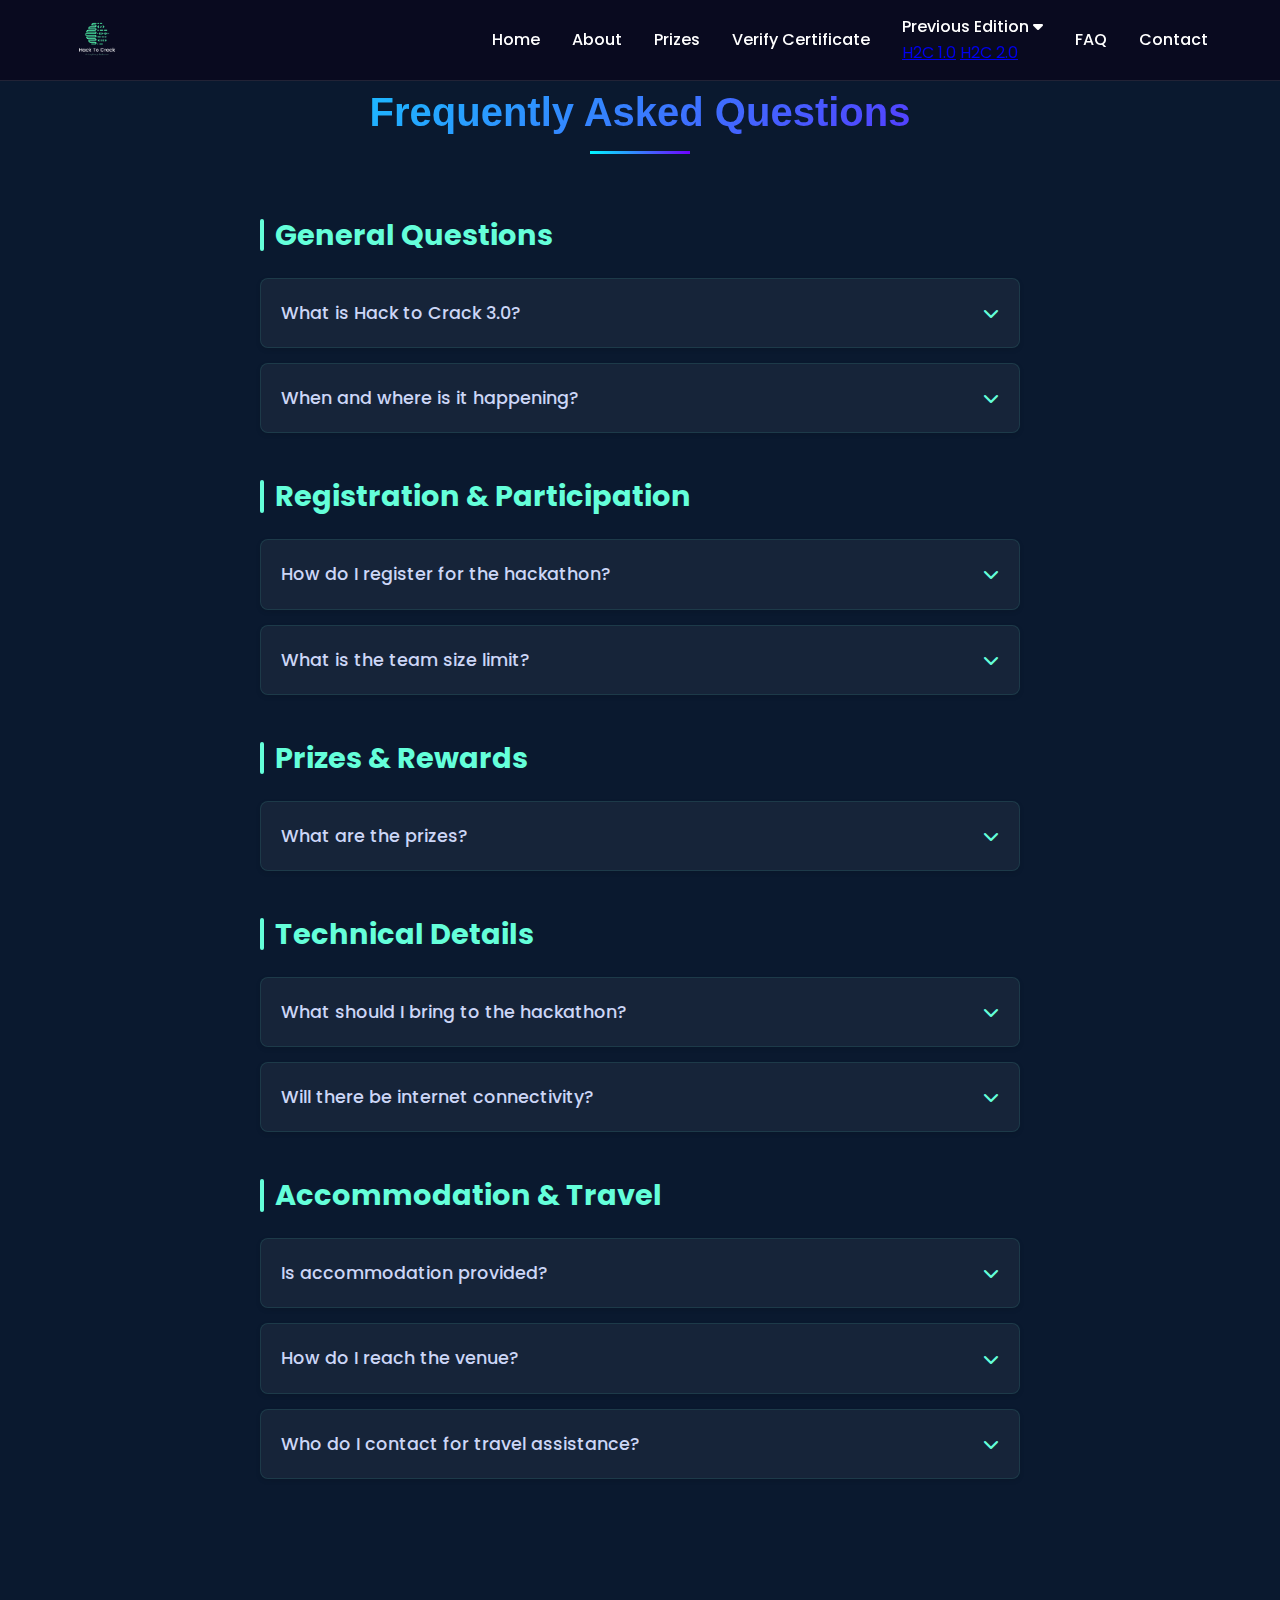
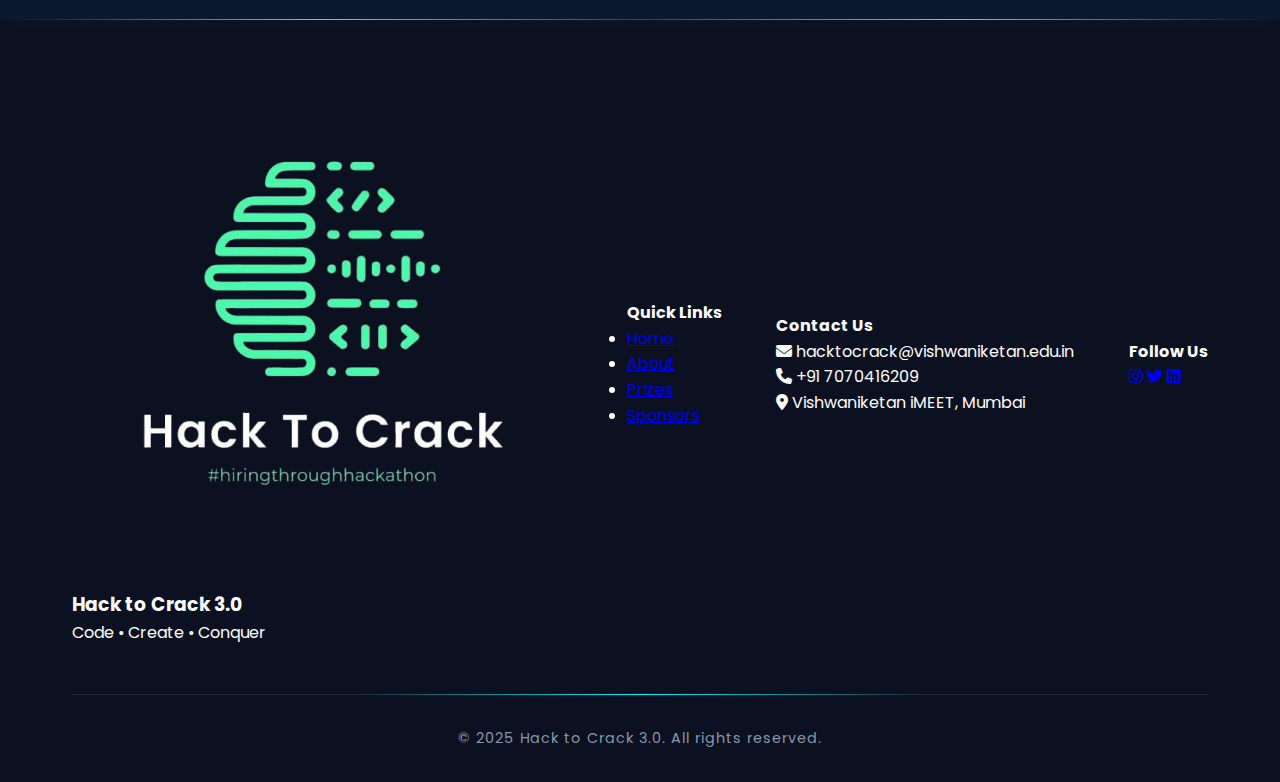
<file: faq.html>
<!DOCTYPE html>
<html lang="en">

<head>
    <meta charset="UTF-8">
    <meta name="viewport" content="width=device-width, initial-scale=1.0">
    <title>FAQ - Hack to Crack 3.0</title>
    <link rel="stylesheet" href="https://cdnjs.cloudflare.com/ajax/libs/font-awesome/6.4.0/css/all.min.css">
    <link href="https://fonts.googleapis.com/css2?family=Poppins:wght@300;400;500;600;700&display=swap"
        rel="stylesheet">
    <link rel="stylesheet" href="css/style.css">
    <link rel="stylesheet" href="css/faq.css">
</head>

<body>
    <!-- Reuse your existing navbar -->
    <nav class="navbar">
        <div class="container nav-container">
            <a href="/" class="nav-logo">
                <img src="images/logo-removebg-preview.png" alt="H2C Logo">
            </a>
            <div class="nav-menu">
                <a href="/" class="nav-link">Home</a>
                <a href="/#about" class="nav-link">About</a>
                <a href="/#prizes" class="nav-link">Prizes</a>
                <a href="/verify-certificate.html" class="nav-link">Verify Certificate</a>
                <div class="dropdown">
                    <a href="#" class="nav-link">Previous Edition <i class="fas fa-caret-down"></i></a>
                    <div class="dropdown-content">
                        <a href="/previous-edition.html">H2C 1.0</a>
                        <a href="/previous-edition-2.0.html">H2C 2.0</a>
                    </div>
                </div>
                <a href="/faq.html" class="nav-link">FAQ</a>
                <a href="/#contact" class="nav-link">Contact</a>
            </div>
            <button class="nav-toggle">
                <i class="fas fa-bars"></i>
            </button>
        </div>
    </nav>

    <section class="faq-section">
        <div class="container">
            <h1 class="section-title">Frequently Asked Questions</h1>

            <div class="faq-container">
                <div class="faq-category">
                    <h2>General Questions</h2>
                    <div class="faq-item">
                        <div class="faq-question">
                            <span>What is Hack to Crack 3.0?</span>
                            <i class="fas fa-chevron-down"></i>
                        </div>
                        <div class="faq-answer">
                            <p>Hack to Crack 3.0 is a 36-hour hackathon that brings together innovators to solve
                                real-world challenges. It features 400+ participants, international internship
                                opportunities, and exciting prizes worth 3 Lakhs.</p>
                        </div>
                    </div>

                    <div class="faq-item">
                        <div class="faq-question">
                            <span>When and where is it happening?</span>
                            <i class="fas fa-chevron-down"></i>
                        </div>
                        <div class="faq-answer">
                            <p>The hackathon will take place on March 17-18, 2026, at Vishwaniketan iMEET, Mumbai,
                                Maharashtra.</p>
                        </div>
                    </div>
                </div>

                <div class="faq-category">
                    <h2>Registration & Participation</h2>
                    <div class="faq-item">
                        <div class="faq-question">
                            <span>How do I register for the hackathon?</span>
                            <i class="fas fa-chevron-down"></i>
                        </div>
                        <div class="faq-answer">
                            <p>You can register through our official registration partner Unstop. Click on the "Register
                                Now" button on our homepage to start your registration process.</p>
                        </div>
                    </div>

                    <div class="faq-item">
                        <div class="faq-question">
                            <span>What is the team size limit?</span>
                            <i class="fas fa-chevron-down"></i>
                        </div>
                        <div class="faq-answer">
                            <p>Teams can have 2-4 members. Solo participation is not allowed.</p>
                        </div>
                    </div>
                </div>

                <div class="faq-category">
                    <h2>Prizes & Rewards</h2>
                    <div class="faq-item">
                        <div class="faq-question">
                            <span>What are the prizes?</span>
                            <i class="fas fa-chevron-down"></i>
                        </div>
                        <div class="faq-answer">
                            <p>The prize pool includes:
                            <ul>
                                <li>First Prize: ₹50,000 + International Internship Opportunity</li>
                                <li>Second Prize: ₹30,000 + Development Tools</li>
                                <li>Third Prize: ₹20,000</li>
                                <li>Special Category Awards: ₹5,000 each</li>
                            </ul>
                            </p>
                        </div>
                    </div>
                </div>

                <div class="faq-category">
                    <h2>Technical Details</h2>
                    <div class="faq-item">
                        <div class="faq-question">
                            <span>What should I bring to the hackathon?</span>
                            <i class="fas fa-chevron-down"></i>
                        </div>
                        <div class="faq-answer">
                            <p>Bring your laptop, charger, and any other devices you need for development. We'll provide
                                only breakfast, beverages, and a working space.</p>
                        </div>
                    </div>

                    <div class="faq-item">
                        <div class="faq-question">
                            <span>Will there be internet connectivity?</span>
                            <i class="fas fa-chevron-down"></i>
                        </div>
                        <div class="faq-answer">
                            <p>Yes, we will provide high-speed Wi-Fi connectivity throughout the event.</p>
                        </div>
                    </div>
                </div>

                <div class="faq-category">
                    <h2>Accommodation & Travel</h2>
                    <div class="faq-item">
                        <div class="faq-question">
                            <span>Is accommodation provided?</span>
                            <i class="fas fa-chevron-down"></i>
                        </div>
                        <div class="faq-answer">
                            <p>Yes, we provide accommodation for all participants from March 17th to March 18th, 2026.
                                This ensures you have comfortable lodging before, during, and after the hackathon.</p>
                        </div>
                    </div>

                    <div class="faq-item">
                        <div class="faq-question">
                            <span>How do I reach the venue?</span>
                            <i class="fas fa-chevron-down"></i>
                        </div>
                        <div class="faq-answer">
                            <p>We provide dedicated bus services from the following stations to the college and back:
                            </p>
                            <ul>
                                <li>Panvel Station</li>
                                <li>Karjat Station</li>
                                <li>Khopoli Station</li>
                                <li>Lonavala Station</li>
                                <li>Vashi Station</li>
                            </ul>
                            <p>Our student coordinators will assist you throughout your journey and help you locate the
                                pickup points.</p>
                        </div>
                    </div>

                    <div class="faq-item">
                        <div class="faq-question">
                            <span>Who do I contact for travel assistance?</span>
                            <i class="fas fa-chevron-down"></i>
                        </div>
                        <div class="faq-answer">
                            <p>Our dedicated student coordinators will be your point of contact for all travel-related
                                queries. They will:</p>
                            <ul>
                                <li>Guide you to the correct pickup points</li>
                                <li>Help coordinate your travel timings</li>
                                <li>Provide real-time updates about bus schedules</li>
                                <li>Assist you throughout your journey</li>
                            </ul>
                            <p>Contact details of coordinators will be shared after registration.</p>
                        </div>
                    </div>
                </div>
            </div>
        </div>
    </section>

    <footer class="footer">
        <div class="container">
            <div class="footer-content">
                <div class="footer-brand">
                    <img src="images/logo-removebg-preview.png" alt="Hack to Crack Logo" class="footer-logo-img">
                    <h3>Hack to Crack 3.0</h3>
                    <p>Code • Create • Conquer</p>
                </div>
                <div class="footer-links">
                    <h4>Quick Links</h4>
                    <ul>
                        <li><a href="index.html#home">Home</a></li>
                        <li><a href="index.html#about">About</a></li>
                        <li><a href="index.html#prizes">Prizes</a></li>
                        <li><a href="index.html#sponsors">Sponsors</a></li>
                    </ul>
                </div>
                <div class="footer-contact">
                    <h4>Contact Us</h4>
                    <p><i class="fas fa-envelope"></i> hacktocrack@vishwaniketan.edu.in</p>
                    <p><i class="fas fa-phone"></i> +91 7070416209</p>
                    <p><i class="fas fa-map-marker-alt"></i> Vishwaniketan iMEET, Mumbai</p>
                </div>
                <div class="footer-social">
                    <h4>Follow Us</h4>
                    <div class="social-icons">
                        <a href="https://www.instagram.com/hack_to_crack/"><i class="fab fa-instagram"></i></a>
                        <a href="https://twitter.com/hack_to_crack"><i class="fab fa-twitter"></i></a>
                        <a href="https://www.linkedin.com/company/hack-to-crack"><i class="fab fa-linkedin"></i></a>
                    </div>
                </div>
            </div>
            <div class="footer-bottom">
                <p>&copy; 2025 Hack to Crack 3.0. All rights reserved.</p>
            </div>
        </div>
    </footer>

    <script src="js/navbar-standalone.js"></script>
    <script>
        document.querySelectorAll('.faq-question').forEach(question => {
            question.addEventListener('click', () => {
                const item = question.parentElement;
                item.classList.toggle('active');
            });
        });
    </script>
</body>

</html>
</file>
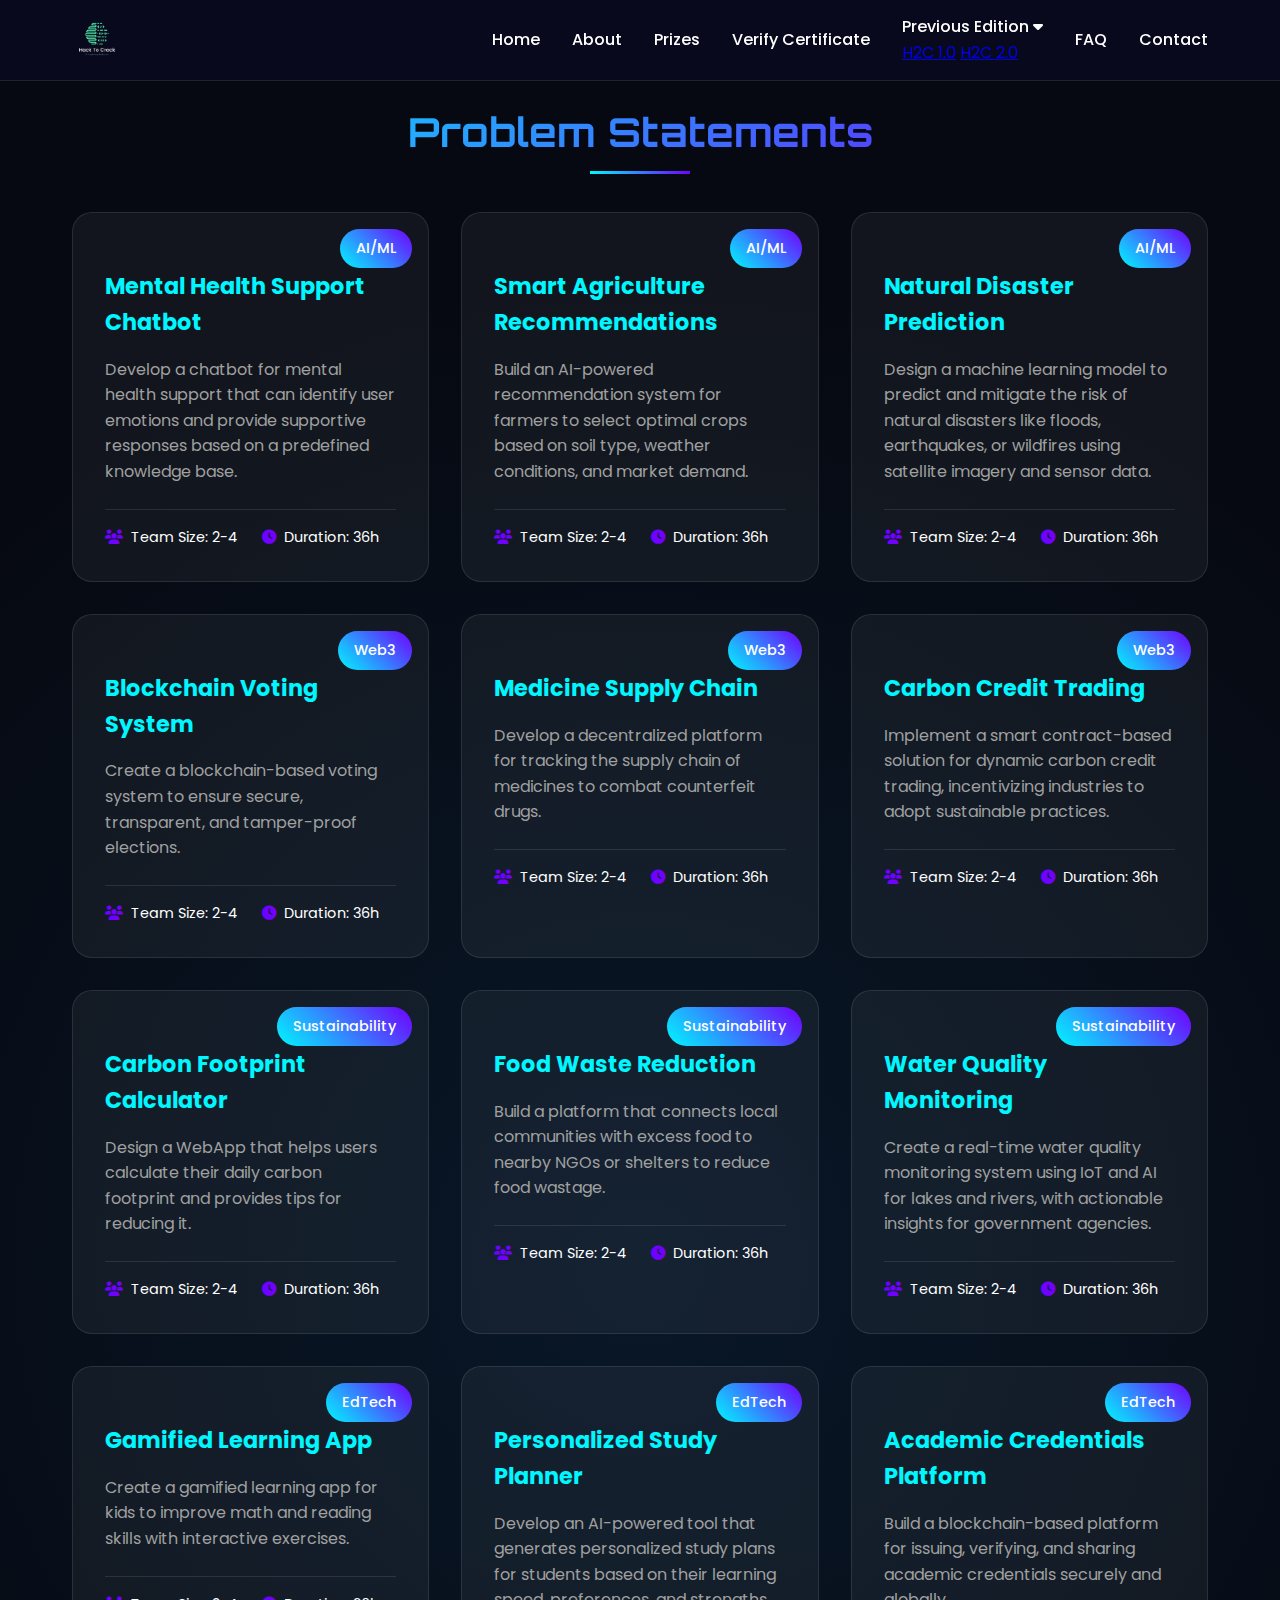
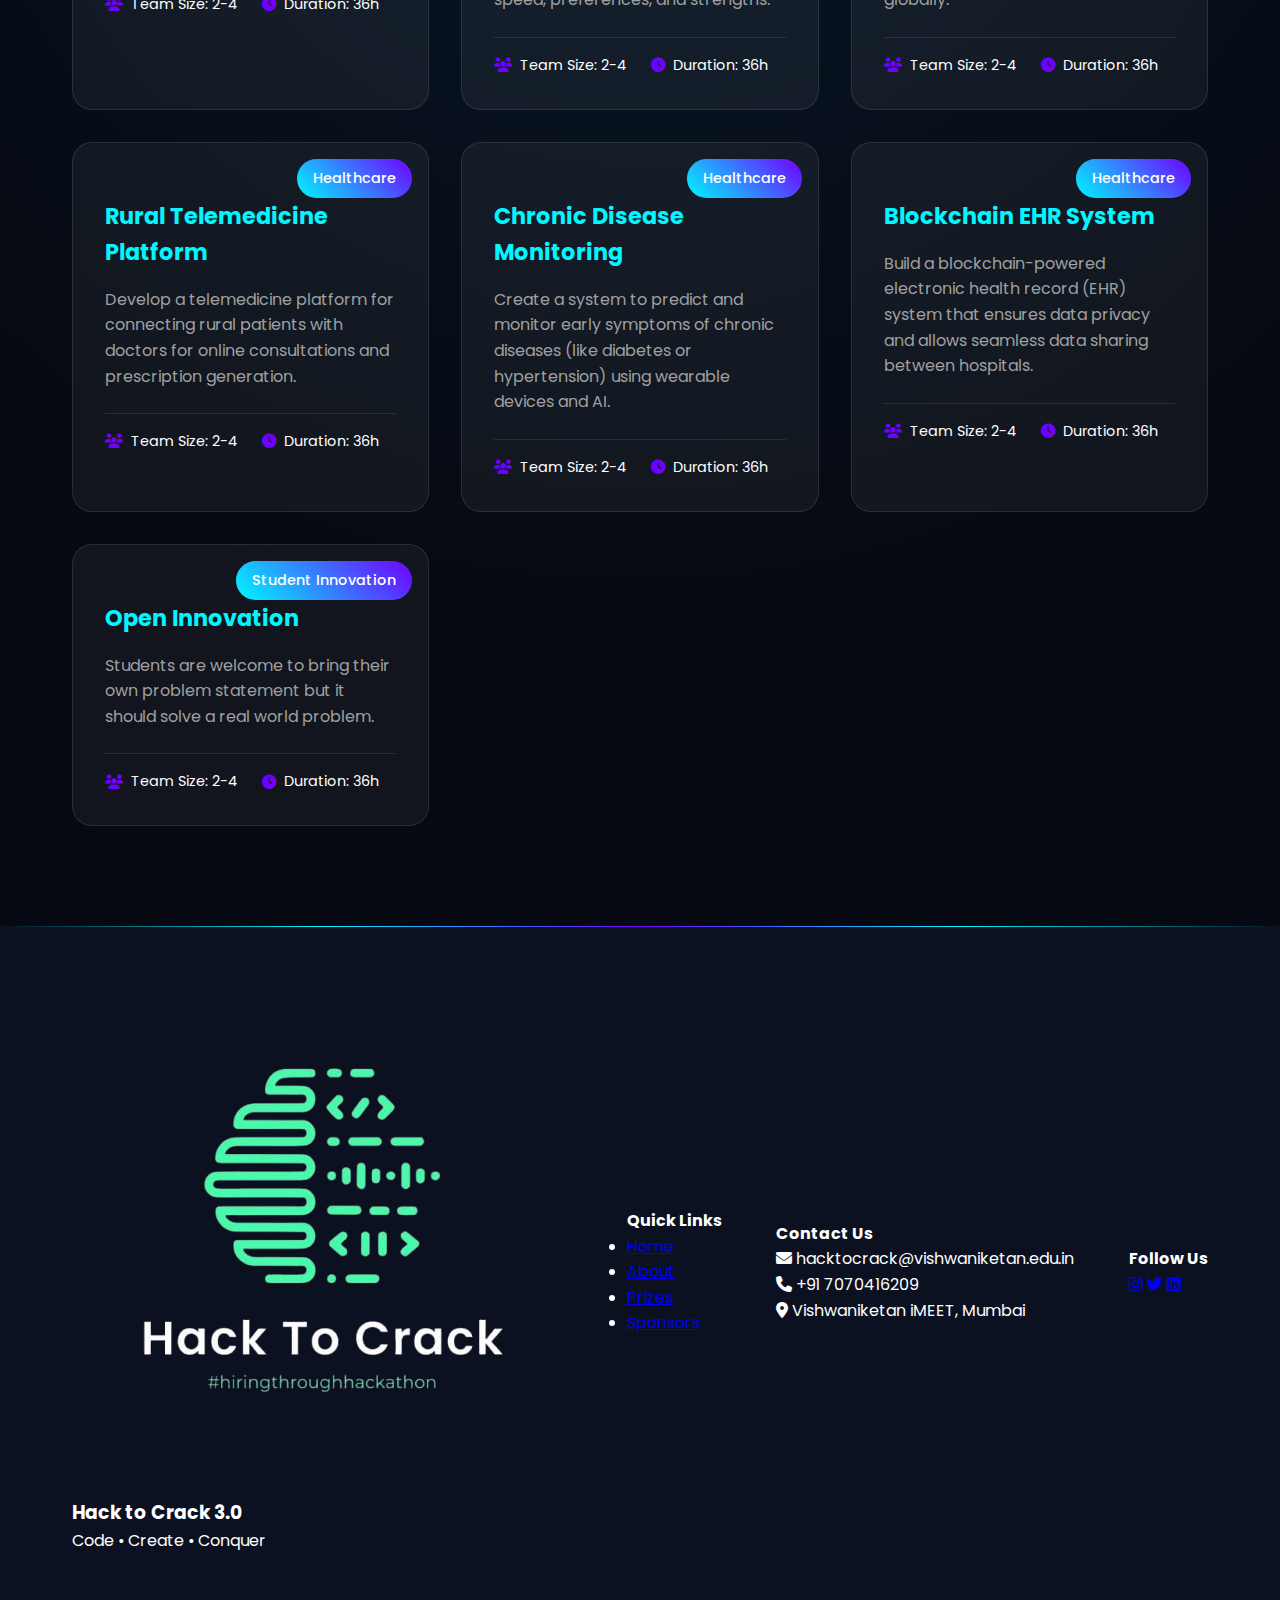
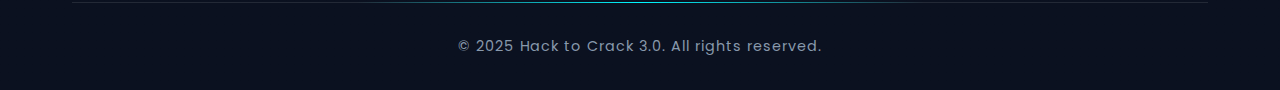
<file: problem-statements.html>
<!DOCTYPE html>
<html lang="en">

<head>
    <meta charset="UTF-8">
    <meta name="viewport" content="width=device-width, initial-scale=1.0">
    <title>Problem Statements - Hack to Crack 2.0</title>
    <link rel="stylesheet" href="https://cdnjs.cloudflare.com/ajax/libs/font-awesome/6.4.0/css/all.min.css">
    <link
        href="https://fonts.googleapis.com/css2?family=Poppins:wght@300;400;500;600;700&family=Orbitron:wght@400;500;600;700;800;900&display=swap"
        rel="stylesheet">
    <link rel="stylesheet" href="css/style.css">
    <link rel="stylesheet" href="css/animations.css">
    <script type="module" src="js/problem-statements.js"></script>
</head>
<!-- Google tag (gtag.js) -->
<script async src="https://www.googletagmanager.com/gtag/js?id=G-SN5WQZT2T4"></script>
<script>
    window.dataLayer = window.dataLayer || [];
    function gtag() { dataLayer.push(arguments); }
    gtag('js', new Date());

    gtag('config', 'G-SN5WQZT2T4');
</script>

<body>
    <!-- Navigation Bar -->
    <nav class="navbar">
        <div class="container nav-container">
            <a href="index.html" class="nav-logo">
                <img src="images/logo-removebg-preview.png" alt="H2C Logo">
            </a>
            <div class="nav-menu">
                <a href="index.html" class="nav-link">Home</a>
                <a href="index.html#about" class="nav-link">About</a>
                <a href="index.html#prizes" class="nav-link">Prizes</a>
                <a href="/verify-certificate.html" class="nav-link">Verify Certificate</a>
                <div class="dropdown">
                    <a href="#" class="nav-link">Previous Edition <i class="fas fa-caret-down"></i></a>
                    <div class="dropdown-content">
                        <a href="/previous-edition.html">H2C 1.0</a>
                        <a href="/previous-edition-2.0.html">H2C 2.0</a>
                    </div>
                </div>
                <a href="/faq.html" class="nav-link">FAQ</a>
                <a href="index.html#contact" class="nav-link">Contact</a>
            </div>
            <button class="nav-toggle">
                <i class="fas fa-bars"></i>
            </button>
        </div>
    </nav>

    <!-- Problem Statements Section -->
    <section id="problems" class="problems">
        <div class="container">
            <h2 class="section-title">Problem Statements</h2>
            <div class="problems-grid">
                <!-- AI/ML Track -->
                <div class="problem-card">
                    <div class="problem-track">AI/ML</div>
                    <h3>Mental Health Support Chatbot</h3>
                    <p>Develop a chatbot for mental health support that can identify user emotions and provide
                        supportive responses based on a predefined knowledge base.</p>
                    <div class="problem-details">
                        <span><i class="fas fa-users"></i> Team Size: 2-4</span>
                        <span><i class="fas fa-clock"></i> Duration: 36h</span>
                    </div>
                </div>
                <div class="problem-card">
                    <div class="problem-track">AI/ML</div>
                    <h3>Smart Agriculture Recommendations</h3>
                    <p>Build an AI-powered recommendation system for farmers to select optimal crops based on soil type,
                        weather conditions, and market demand.</p>
                    <div class="problem-details">
                        <span><i class="fas fa-users"></i> Team Size: 2-4</span>
                        <span><i class="fas fa-clock"></i> Duration: 36h</span>
                    </div>
                </div>
                <div class="problem-card">
                    <div class="problem-track">AI/ML</div>
                    <h3>Natural Disaster Prediction</h3>
                    <p>Design a machine learning model to predict and mitigate the risk of natural disasters like
                        floods, earthquakes, or wildfires using satellite imagery and sensor data.</p>
                    <div class="problem-details">
                        <span><i class="fas fa-users"></i> Team Size: 2-4</span>
                        <span><i class="fas fa-clock"></i> Duration: 36h</span>
                    </div>
                </div>

                <!-- Web3 Track -->
                <div class="problem-card">
                    <div class="problem-track">Web3</div>
                    <h3>Blockchain Voting System</h3>
                    <p>Create a blockchain-based voting system to ensure secure, transparent, and tamper-proof
                        elections.</p>
                    <div class="problem-details">
                        <span><i class="fas fa-users"></i> Team Size: 2-4</span>
                        <span><i class="fas fa-clock"></i> Duration: 36h</span>
                    </div>
                </div>
                <div class="problem-card">
                    <div class="problem-track">Web3</div>
                    <h3>Medicine Supply Chain</h3>
                    <p>Develop a decentralized platform for tracking the supply chain of medicines to combat counterfeit
                        drugs.</p>
                    <div class="problem-details">
                        <span><i class="fas fa-users"></i> Team Size: 2-4</span>
                        <span><i class="fas fa-clock"></i> Duration: 36h</span>
                    </div>
                </div>
                <div class="problem-card">
                    <div class="problem-track">Web3</div>
                    <h3>Carbon Credit Trading</h3>
                    <p>Implement a smart contract-based solution for dynamic carbon credit trading, incentivizing
                        industries to adopt sustainable practices.</p>
                    <div class="problem-details">
                        <span><i class="fas fa-users"></i> Team Size: 2-4</span>
                        <span><i class="fas fa-clock"></i> Duration: 36h</span>
                    </div>
                </div>

                <!-- Sustainability Track -->
                <div class="problem-card">
                    <div class="problem-track">Sustainability</div>
                    <h3>Carbon Footprint Calculator</h3>
                    <p>Design a WebApp that helps users calculate their daily carbon footprint and provides tips for
                        reducing it.</p>
                    <div class="problem-details">
                        <span><i class="fas fa-users"></i> Team Size: 2-4</span>
                        <span><i class="fas fa-clock"></i> Duration: 36h</span>
                    </div>
                </div>
                <div class="problem-card">
                    <div class="problem-track">Sustainability</div>
                    <h3>Food Waste Reduction</h3>
                    <p>Build a platform that connects local communities with excess food to nearby NGOs or shelters to
                        reduce food wastage.</p>
                    <div class="problem-details">
                        <span><i class="fas fa-users"></i> Team Size: 2-4</span>
                        <span><i class="fas fa-clock"></i> Duration: 36h</span>
                    </div>
                </div>
                <div class="problem-card">
                    <div class="problem-track">Sustainability</div>
                    <h3>Water Quality Monitoring</h3>
                    <p>Create a real-time water quality monitoring system using IoT and AI for lakes and rivers, with
                        actionable insights for government agencies.</p>
                    <div class="problem-details">
                        <span><i class="fas fa-users"></i> Team Size: 2-4</span>
                        <span><i class="fas fa-clock"></i> Duration: 36h</span>
                    </div>
                </div>

                <!-- EdTech Track -->
                <div class="problem-card">
                    <div class="problem-track">EdTech</div>
                    <h3>Gamified Learning App</h3>
                    <p>Create a gamified learning app for kids to improve math and reading skills with interactive
                        exercises.</p>
                    <div class="problem-details">
                        <span><i class="fas fa-users"></i> Team Size: 2-4</span>
                        <span><i class="fas fa-clock"></i> Duration: 36h</span>
                    </div>
                </div>
                <div class="problem-card">
                    <div class="problem-track">EdTech</div>
                    <h3>Personalized Study Planner</h3>
                    <p>Develop an AI-powered tool that generates personalized study plans for students based on their
                        learning speed, preferences, and strengths.</p>
                    <div class="problem-details">
                        <span><i class="fas fa-users"></i> Team Size: 2-4</span>
                        <span><i class="fas fa-clock"></i> Duration: 36h</span>
                    </div>
                </div>
                <div class="problem-card">
                    <div class="problem-track">EdTech</div>
                    <h3>Academic Credentials Platform</h3>
                    <p>Build a blockchain-based platform for issuing, verifying, and sharing academic credentials
                        securely and globally.</p>
                    <div class="problem-details">
                        <span><i class="fas fa-users"></i> Team Size: 2-4</span>
                        <span><i class="fas fa-clock"></i> Duration: 36h</span>
                    </div>
                </div>

                <!-- Healthcare Track -->
                <div class="problem-card">
                    <div class="problem-track">Healthcare</div>
                    <h3>Rural Telemedicine Platform</h3>
                    <p>Develop a telemedicine platform for connecting rural patients with doctors for online
                        consultations and prescription generation.</p>
                    <div class="problem-details">
                        <span><i class="fas fa-users"></i> Team Size: 2-4</span>
                        <span><i class="fas fa-clock"></i> Duration: 36h</span>
                    </div>
                </div>
                <div class="problem-card">
                    <div class="problem-track">Healthcare</div>
                    <h3>Chronic Disease Monitoring</h3>
                    <p>Create a system to predict and monitor early symptoms of chronic diseases (like diabetes or
                        hypertension) using wearable devices and AI.</p>
                    <div class="problem-details">
                        <span><i class="fas fa-users"></i> Team Size: 2-4</span>
                        <span><i class="fas fa-clock"></i> Duration: 36h</span>
                    </div>
                </div>
                <div class="problem-card">
                    <div class="problem-track">Healthcare</div>
                    <h3>Blockchain EHR System</h3>
                    <p>Build a blockchain-powered electronic health record (EHR) system that ensures data privacy and
                        allows seamless data sharing between hospitals.</p>
                    <div class="problem-details">
                        <span><i class="fas fa-users"></i> Team Size: 2-4</span>
                        <span><i class="fas fa-clock"></i> Duration: 36h</span>
                    </div>
                </div>

                <!-- Student Innovation Track -->
                <div class="problem-card">
                    <div class="problem-track">Student Innovation</div>
                    <h3>Open Innovation</h3>
                    <p>Students are welcome to bring their own problem statement but it should solve a real world
                        problem.</p>
                    <div class="problem-details">
                        <span><i class="fas fa-users"></i> Team Size: 2-4</span>
                        <span><i class="fas fa-clock"></i> Duration: 36h</span>
                    </div>
                </div>
            </div>
        </div>
    </section>
    <footer class="footer">
        <div class="container">
            <div class="footer-content">
                <div class="footer-brand">
                    <img src="images/logo-removebg-preview.png" alt="Hack to Crack Logo" class="footer-logo-img">
                    <h3>Hack to Crack 3.0</h3>
                    <p>Code • Create • Conquer</p>
                </div>
                <div class="footer-links">
                    <h4>Quick Links</h4>
                    <ul>
                        <li><a href="index.html#home">Home</a></li>
                        <li><a href="index.html#about">About</a></li>
                        <li><a href="index.html#prizes">Prizes</a></li>
                        <li><a href="index.html#sponsors">Sponsors</a></li>
                    </ul>
                </div>
                <div class="footer-contact">
                    <h4>Contact Us</h4>
                    <p><i class="fas fa-envelope"></i> hacktocrack@vishwaniketan.edu.in</p>
                    <p><i class="fas fa-phone"></i> +91 7070416209</p>
                    <p><i class="fas fa-map-marker-alt"></i> Vishwaniketan iMEET, Mumbai</p>
                </div>
                <div class="footer-social">
                    <h4>Follow Us</h4>
                    <div class="social-icons">
                        <a href="https://www.instagram.com/hack_to_crack/"><i class="fab fa-instagram"></i></a>
                        <a href="https://twitter.com/hack_to_crack"><i class="fab fa-twitter"></i></a>
                        <a href="https://www.linkedin.com/company/hack-to-crack"><i class="fab fa-linkedin"></i></a>
                    </div>
                </div>
            </div>
            <div class="footer-bottom">
                <p>&copy; 2025 Hack to Crack 3.0. All rights reserved.</p>
            </div>
        </div>
    </footer>

    <script src="js/navbar-standalone.js"></script>
</body>

</html>
</file>
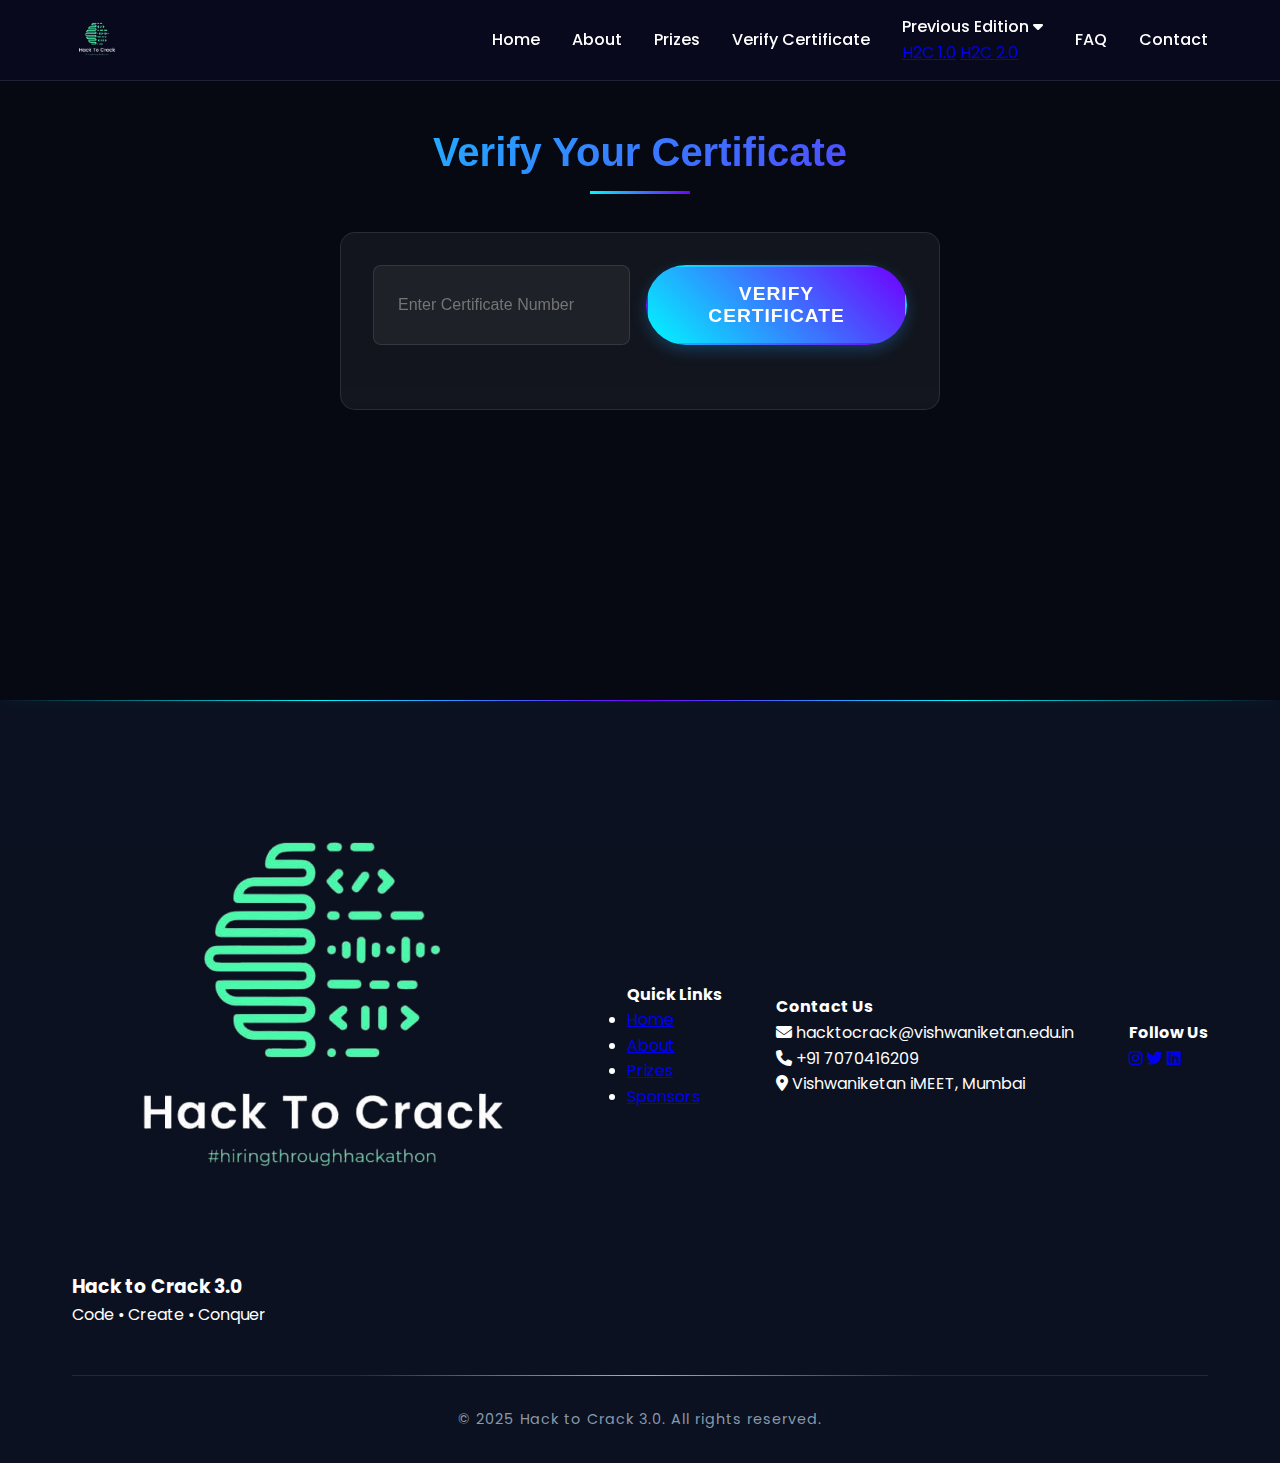
<file: verify-certificate.html>
<!DOCTYPE html>
<html lang="en">

<head>
    <meta charset="UTF-8">
    <meta name="viewport" content="width=device-width, initial-scale=1.0">
    <title>Verify Certificate - Hack to Crack 2.0</title>
    <link rel="stylesheet" href="https://cdnjs.cloudflare.com/ajax/libs/font-awesome/6.4.0/css/all.min.css">
    <link href="https://fonts.googleapis.com/css2?family=Poppins:wght@300;400;500;600;700&display=swap"
        rel="stylesheet">
    <link rel="stylesheet" href="css/style.css">
    <link rel="stylesheet" href="css/animations.css">
</head>
<!-- Google tag (gtag.js) -->
<script async src="https://www.googletagmanager.com/gtag/js?id=G-SN5WQZT2T4"></script>
<script>
    window.dataLayer = window.dataLayer || [];
    function gtag() { dataLayer.push(arguments); }
    gtag('js', new Date());

    gtag('config', 'G-SN5WQZT2T4');
</script>

<body>
    <!-- Navigation Bar -->
    <nav class="navbar">
        <div class="container nav-container">
            <a href="index.html" class="nav-logo">
                <img src="images/logo-removebg-preview.png" alt="H2C Logo">
            </a>
            <div class="nav-menu">
                <a href="index.html" class="nav-link">Home</a>
                <a href="index.html#about" class="nav-link">About</a>
                <a href="index.html#prizes" class="nav-link">Prizes</a>
                <a href="/verify-certificate.html" class="nav-link">Verify Certificate</a>
                <div class="dropdown">
                    <a href="#" class="nav-link">Previous Edition <i class="fas fa-caret-down"></i></a>
                    <div class="dropdown-content">
                        <a href="/previous-edition.html">H2C 1.0</a>
                        <a href="/previous-edition-2.0.html">H2C 2.0</a>
                    </div>
                </div>
                <a href="/faq.html" class="nav-link">FAQ</a>
                <a href="index.html#contact" class="nav-link">Contact</a>
            </div>
            <button class="nav-toggle">
                <i class="fas fa-bars"></i>
            </button>
        </div>
    </nav>

    <!-- Certificate Verification Section -->
    <section class="verify-certificate">
        <div class="container">
            <h2 class="section-title">Verify Your Certificate</h2>
            <div class="verify-content">
                <div class="verify-form">
                    <input type="text" id="certificateNo" placeholder="Enter Certificate Number" required>
                    <button id="verifyBtn" class="cta-button">Verify Certificate</button>
                </div>
                <div id="resultBox" class="result-box" style="display: none;">
                    <div class="result-content">
                        <h3>Certificate Details</h3>
                        <div id="certificateDetails">
                            <p><strong>Name:</strong> <span id="holderName">-</span></p>
                            <p><strong>Certificate No:</strong> <span id="certNo">-</span></p>
                            <p><strong>Role:</strong> <span id="holderRole">-</span></p>
                            <div class="certificate-actions">
                            </div>
                        </div>
                    </div>
                </div>
                <div id="errorBox" class="error-box" style="display: none;">
                    <p>Invalid certificate number. Please check and try again.</p>
                </div>
            </div>
        </div>
    </section>

    <footer class="footer">
        <div class="container">
            <div class="footer-content">
                <div class="footer-brand">
                    <img src="images/logo-removebg-preview.png" alt="Hack to Crack Logo" class="footer-logo-img">
                    <h3>Hack to Crack 3.0</h3>
                    <p>Code • Create • Conquer</p>
                </div>
                <div class="footer-links">
                    <h4>Quick Links</h4>
                    <ul>
                        <li><a href="index.html#home">Home</a></li>
                        <li><a href="index.html#about">About</a></li>
                        <li><a href="index.html#prizes">Prizes</a></li>
                        <li><a href="index.html#sponsors">Sponsors</a></li>
                    </ul>
                </div>
                <div class="footer-contact">
                    <h4>Contact Us</h4>
                    <p><i class="fas fa-envelope"></i> hacktocrack@vishwaniketan.edu.in</p>
                    <p><i class="fas fa-phone"></i> +91 7070416209</p>
                    <p><i class="fas fa-map-marker-alt"></i> Vishwaniketan iMEET, Mumbai</p>
                </div>
                <div class="footer-social">
                    <h4>Follow Us</h4>
                    <div class="social-icons">
                        <a href="https://www.instagram.com/hack_to_crack/"><i class="fab fa-instagram"></i></a>
                        <a href="https://twitter.com/hack_to_crack"><i class="fab fa-twitter"></i></a>
                        <a href="https://www.linkedin.com/company/hack-to-crack"><i class="fab fa-linkedin"></i></a>
                    </div>
                </div>
            </div>
            <div class="footer-bottom">
                <p>&copy; 2025 Hack to Crack 3.0. All rights reserved.</p>
            </div>
        </div>
    </footer>

    <script src="js/navbar-standalone.js"></script>
    <script type="module" src="js/verify-certificate.js"></script>
</body>

</html>
</file>
<file: css/style.css>
/* Base Styles */
:root {
    --primary-color: #00f7ff;
    --secondary-color: #7000ff;
    --accent-color: #ff3366;
    --dark-bg: #0B1120;
    --darker-bg: #060911;
    --light-text: #ffffff;
    --gray-text: #a0a0a0;
    --grid-size: 30px;
    --transition-standard: all 0.3s ease;
    --card-bg: rgba(11, 17, 32, 0.8);
    --grid-color: rgba(78,250,174,0.1);
    --glow-color: rgba(78,250,174,0.5);
    --border-glow: 1px solid rgba(78,250,174,0.2);
}

/* Global Reset and Base Styles */
* {
    margin: 0;
    padding: 0;
    box-sizing: border-box;
}

body {
    font-family: 'Poppins', sans-serif;
    background: linear-gradient(to bottom, var(--darker-bg), var(--dark-bg));
    color: var(--light-text);
    line-height: 1.6;
    overflow-x: hidden;
}

.container {
    max-width: 1200px;
    margin: 0 auto;
    padding: 0 2rem;
    position: relative;
}

/* Common Utility Classes */
.section-title {
    font-family: 'Orbitron', sans-serif;
    font-size: 2.5rem;
    text-align: center;
    margin-bottom: 3rem;
    position: relative;
    background: linear-gradient(135deg, var(--primary-color), var(--secondary-color));
    -webkit-background-clip: text;
    background-clip: text;
    color: transparent;
}

/* Venue Link Styles */
.venue-highlight a, .footer-bottom a {
    text-decoration: none;
    color: var(--light-text);
    transition: var(--transition-standard);
}

.venue-highlight a:hover, .footer-bottom a:hover {
    color: var(--primary-color);
}

.venue-highlight i {
    margin-right: 5px;
    color: var(--primary-color);
}

.section-title::after {
    content: '';
    position: absolute;
    bottom: -10px;
    left: 50%;
    transform: translateX(-50%);
    width: 100px;
    height: 3px;
    background: linear-gradient(90deg, var(--primary-color), var(--secondary-color));
}

/* Navigation */
.navbar {
    position: fixed;
    top: 0;
    left: 0;
    width: 100%;
    z-index: 1000;
    background: rgba(6, 9, 17, 0.95);
    backdrop-filter: blur(10px);
    border-bottom: var(--border-glow);
}

.nav-container {
    display: flex;
    justify-content: space-between;
    align-items: center;
    height: 80px;
}

.nav-logo img {
    height: 50px;
}

.nav-menu {
    display: flex;
    gap: 2rem;
}

.nav-link {
    color: var(--light-text);
    text-decoration: none;
    font-size: 1rem;
    transition: var(--transition-standard);
    position: relative;
}

.nav-link::after {
    content: '';
    position: absolute;
    bottom: -5px;
    left: 0;
    width: 0;
    height: 2px;
    background: var(--primary-color);
    transition: var(--transition-standard);
}

.nav-link:hover::after {
    width: 100%;
}

.nav-toggle {
    display: none;
    background: none;
    border: none;
    color: var(--light-text);
    font-size: 1.5rem;
    cursor: pointer;
}

/* Responsive Design */
@media screen and (max-width: 1024px) {
    .section-title {
        font-size: 2rem;
    }

    .container {
        padding: 0 1.5rem;
    }
}

@media screen and (max-width: 768px) {
    /* Navigation Mobile */
    .nav-toggle {
        display: block;
        cursor: pointer;
        z-index: 1001;
        background: none;
        border: none;
        color: #fff;
        font-size: 1.5rem;
        padding: 0.5rem;
    }

    .nav-menu {
        position: fixed;
        top: 0;
        right: -100%;
        width: 70%;
        height: 100vh;
        background: rgba(10, 10, 31, 0.95);
        backdrop-filter: blur(10px);
        display: flex;
        flex-direction: column;
        align-items: center;
        justify-content: center;
        gap: 2rem;
        transition: 0.3s ease-in-out;
        padding: 2rem;
    }

    .nav-menu.active {
        right: 0;
    }

    .nav-link {
        font-size: 1.2rem;
        width: 100%;
        text-align: center;
        padding: 1rem;
    }

    .nav-link:hover {
        background: rgba(255, 255, 255, 0.1);
        border-radius: 5px;
    }

    /* Layout Adjustments */
    .container {
        padding: 0 1rem;
    }

    .section-title {
        font-size: 1.75rem;
        margin-bottom: 2rem;
    }

    /* Grid Layouts */
    .grid-layout {
        grid-template-columns: 1fr;
        gap: 1.5rem;
    }

    /* Card Adjustments */
    .card-base {
        padding: 1.25rem;
    }

    /* Hide 3D Elements on Mobile */
    .three-d-elements {
        display: none;
    }
}

@media screen and (max-width: 480px) {
    .section-title {
        font-size: 1.5rem;
    }

    .container {
        padding: 0 0.75rem;
    }

    /* Tighter Spacing */
    .section-spacing {
        padding: 3rem 0;
    }

    body {
        font-size: 0.9rem;
    }
}

/* Print Styles */
@media print {
    .nav-menu,
    .nav-toggle,
    .three-d-elements,
    .floating-elements {
        display: none;
    }

    body {
        background: white;
        color: black;
    }
}

/* Hero Section */
.hero {
    min-height: 100vh;
    display: flex;
    align-items: center;
    justify-content: center;
    position: relative;
    padding: 100px 0;
    background: var(--darker-bg);
    overflow: hidden;
    transform-style: preserve-3d;
    perspective: 1000px;
}

.hero::before {
    content: '';
    position: absolute;
    width: 100%;
    height: 100%;
    background: 
        radial-gradient(circle at 20% 50%, rgba(112, 0, 255, 0.15) 0%, transparent 50%),
        radial-gradient(circle at 80% 50%, rgba(0, 247, 255, 0.15) 0%, transparent 50%);
    animation: pulse 4s ease-in-out infinite;
}

.three-d-elements {
    position: absolute;
    width: 100%;
    height: 100%;
    transform-style: preserve-3d;
    perspective: 1500px;
}

.cube-wrapper {
    position: absolute;
    top: 50%;
    right: 15%;
    transform-style: preserve-3d;
}

.cube {
    position: relative;
    width: 150px;
    height: 150px;
    transform-style: preserve-3d;
    animation: cube-float 6s ease-in-out infinite, cube-rotate 20s linear infinite;
}

@keyframes cube-float {
    0%, 100% { transform: translateY(0) rotateX(60deg) rotateZ(45deg); }
    50% { transform: translateY(-20px) rotateX(60deg) rotateZ(45deg); }
}

@keyframes cube-rotate {
    0% { transform: rotateX(60deg) rotateZ(0); }
    100% { transform: rotateX(60deg) rotateZ(360deg); }
}

.cube-face {
    position: absolute;
    width: 100%;
    height: 100%;
    border: 2px solid var(--primary-color);
    background: rgba(0, 247, 255, 0.03);
    box-shadow: 0 0 20px rgba(0, 247, 255, 0.2);
    backdrop-filter: blur(5px);
}

.cube .cube-face:nth-child(1) { transform: translateZ(75px); }
.cube .cube-face:nth-child(2) { transform: rotateX(180deg) translateZ(75px); }
.cube .cube-face:nth-child(3) { transform: rotateY(90deg) translateZ(75px); }
.cube .cube-face:nth-child(4) { transform: rotateY(-90deg) translateZ(75px); }
.cube .cube-face:nth-child(5) { transform: rotateX(90deg) translateZ(75px); }
.cube .cube-face:nth-child(6) { transform: rotateX(-90deg) translateZ(75px); }

.floating-rings {
    position: absolute;
    top: 50%;
    left: 15%;
    transform-style: preserve-3d;
}

.ring {
    position: absolute;
    border: 2px solid var(--primary-color);
    border-radius: 50%;
    opacity: 0.5;
    transform-style: preserve-3d;
}

.ring:nth-child(1) {
    width: 200px;
    height: 200px;
    animation: ring-rotate 15s linear infinite, ring-float 4s ease-in-out infinite;
}

.ring:nth-child(2) {
    width: 300px;
    height: 300px;
    border-color: var(--secondary-color);
    animation: ring-rotate-reverse 20s linear infinite, ring-float 6s ease-in-out infinite;
}

.ring:nth-child(3) {
    width: 400px;
    height: 400px;
    border-color: var(--accent-color);
    animation: ring-rotate 25s linear infinite, ring-float 8s ease-in-out infinite;
}

@keyframes ring-rotate {
    0% { transform: rotateX(60deg) rotateZ(0); }
    100% { transform: rotateX(60deg) rotateZ(360deg); }
}

@keyframes ring-rotate-reverse {
    0% { transform: rotateX(60deg) rotateZ(360deg); }
    100% { transform: rotateX(60deg) rotateZ(0); }
}

@keyframes ring-float {
    0%, 100% { transform: translateY(0); }
    50% { transform: translateY(-20px); }
}

.tech-circles {
    position: absolute;
    width: 100%;
    height: 100%;
    transform-style: preserve-3d;
}

.circle {
    position: absolute;
    border-radius: 50%;
    background: radial-gradient(circle at center, rgba(0, 247, 255, 0.1) 0%, transparent 70%);
    animation: pulse 3s ease-in-out infinite;
}

.circle:nth-child(1) {
    top: 20%;
    left: 20%;
    width: 300px;
    height: 300px;
    animation-delay: 0s;
}

.circle:nth-child(2) {
    top: 40%;
    right: 10%;
    width: 200px;
    height: 200px;
    animation-delay: 1s;
}

.circle:nth-child(3) {
    bottom: 20%;
    left: 30%;
    width: 250px;
    height: 250px;
    animation-delay: 2s;
}

@keyframes pulse {
    0%, 100% { opacity: 0.3; transform: scale(1); }
    50% { opacity: 0.6; transform: scale(1.1); }
}

.hero-content {
    font-family: 'Orbitron', sans-serif;
    position: relative;
    z-index: 2;
    text-align: center;
    max-width: 800px;
}

.hero h1 {
    font-family: 'Orbitron', sans-serif;
    font-size: 5.5rem;
    font-weight: 900;
    margin-bottom: 1rem;
    text-align: center;
    background: linear-gradient(45deg, var(--primary-color) 30%, var(--secondary-color) 70%);
    background-clip: text;
    -webkit-text-fill-color: transparent;
    text-shadow: 0 0 20px var(--glow-color);
    position: relative;
    z-index: 2;
    letter-spacing: 2px;
    text-transform: uppercase;
    animation: title-float 4s ease-in-out infinite;
}

@keyframes title-float {
    0%, 100% { transform: translateY(0); }
    50% { transform: translateY(-10px); }
}

.tagline {
    font-size: 1.5rem;
    margin: 2rem 0;
    text-align: center;
    color: var(--gray-text);
    text-transform: uppercase;
    letter-spacing: 8px;
    animation: fadeInUp 1s ease-out;
    text-shadow: 0 0 10px rgba(0, 247, 255, 0.3);
}

@keyframes fadeInUp {
    0% { opacity: 0; transform: translateY(20px); }
    100% { opacity: 1; transform: translateY(0); }
}

.hero-buttons {
    display: flex;
    gap: 1rem;
    justify-content: center;
    margin-bottom: 3rem;
}

.cta-button {
    display: inline-block;
    padding: 1.2rem 3rem;
    font-size: 1.2rem;
    font-weight: 600;
    text-decoration: none;
    color: var(--light-text);
    background: linear-gradient(45deg, var(--primary-color), var(--secondary-color));
    border-radius: 50px;
    margin-top: 2rem;
    position: relative;
    overflow: hidden;
    transition: all 0.3s ease;
    box-shadow: 0 5px 15px rgba(33, 150, 243, 0.3);
    text-transform: uppercase;
    letter-spacing: 1px;
    border: 2px solid transparent;
    animation: pulse 2s infinite;
}

.cta-button::before {
    content: '';
    position: absolute;
    top: 0;
    left: -100%;
    width: 100%;
    height: 100%;
    background: linear-gradient(
        90deg,
        transparent,
        rgba(255, 255, 255, 0.2),
        transparent
    );
    transition: 0.5s;
}

.cta-button:hover {
    transform: translateY(-3px);
    box-shadow: 0 8px 25px rgba(33, 150, 243, 0.5);
    border-color: var(--secondary-color);
}

.cta-button:hover::before {
    left: 100%;
}

@keyframes pulse {
    0% {
        box-shadow: 0 0 0 0 rgba(33, 150, 243, 0.4);
    }
    70% {
        box-shadow: 0 0 0 15px rgba(33, 150, 243, 0);
    }
    100% {
        box-shadow: 0 0 0 0 rgba(33, 150, 243, 0);
    }
}

.cta-button.secondary {
    background: rgba(255, 255, 255, 0.1);
    color: var(--light-text);
    border: 1px solid rgba(255, 255, 255, 0.2);
}

.cta-button.secondary:hover {
    transform: translateY(-3px);
    box-shadow: 0 5px 15px rgba(33, 150, 243, 0.3);
}

/* Mobile Responsiveness */
@media screen and (max-width: 768px) {
    .container {
        padding: 0 1rem;
    }

    .hero h1 {
        font-size: 2.5rem;
    }

    .tagline {
        font-size: 1.2rem;
    }

    .hero-buttons {
        flex-direction: column;
        gap: 1rem;
    }

    .cta-button {
        width: 100%;
        text-align: center;
        padding: 1rem 2rem;
        font-size: 1rem;
    }

    .section-title {
        font-size: 2rem;
        margin-bottom: 2rem;
    }

    .about-content, 
    .prizes-grid,
    .schedule-grid,
    .team-grid,
    .sponsors-grid {
        grid-template-columns: 1fr;
        gap: 1.5rem;
    }

    .prize-card {
        padding: 1.5rem;
    }

    .prize-amount {
        font-size: 2rem;
    }

    .schedule-tabs {
        overflow-x: auto;
        white-space: nowrap;
        padding: 0.5rem;
    }

    .tab-button {
        padding: 0.5rem 1rem;
        font-size: 0.9rem;
    }

    .timeline-item {
        padding: 1rem;
    }

    .timeline-content {
        padding-left: 1rem;
    }

    .timeline-time {
        font-size: 0.9rem;
    }

    .timeline-title {
        font-size: 1.1rem;
    }

    .team-card {
        width: 100%;
    }

    .sponsor-tier {
        padding: 1rem;
    }
}

@media screen and (max-width: 480px) {
    .hero h1 {
        font-size: 2rem;
    }

    .tagline {
        font-size: 1rem;
    }

    .section-title {
        font-size: 1.8rem;
    }

    .prize-amount {
        font-size: 1.8rem;
    }

    .timeline-dot {
        width: 15px;
        height: 15px;
    }

    .nav-menu {
        padding: 1rem;
    }

    .nav-link {
        font-size: 1.1rem;
        padding: 0.8rem 0;
    }

    .verify-form input,
    .verify-form button {
        width: 100%;
    }
}

/* Print Styles */
@media print {
    .nav-menu,
    .nav-toggle,
    .three-d-elements,
    .floating-elements {
        display: none;
    }

    body {
        background: white;
        color: black;
    }
}

/* Hero Section Buttons */
.hero-content .cta-button {
    margin: 10px;
    min-width: 200px;
    text-align: center;
    background: linear-gradient(45deg, var(--primary-color), var(--secondary-color));
    border: none;
}

.hero-content .cta-button:nth-child(2) {
    background: linear-gradient(45deg, var(--primary-color), var(--secondary-color));
}

@media screen and (max-width: 480px) {
    .hero-content .cta-button {
        display: block;
        margin: 15px auto;
        width: 80%;
        max-width: 250px;
    }
}

/* Committee Section */
.committee {
    padding: 100px 0;
    background: linear-gradient(135deg, #0A0A1F 0%, #1a1a3f 100%);
    perspective: 1000px;
}

.committee-container {
    display: grid;
    grid-template-columns: repeat(auto-fit, minmax(280px, 1fr));
    gap: 2rem;
    padding: 2rem 0;
}

.committee-card {
    width: 100%;
    height: 400px;
    perspective: 1000px;
}

.card-inner {
    position: relative;
    width: 100%;
    height: 100%;
    text-align: center;
    transition: transform 0.8s;
    transform-style: preserve-3d;
    cursor: pointer;
}

.committee-card:hover .card-inner {
    transform: rotateY(180deg);
}

.card-front,
.card-back {
    position: absolute;
    width: 100%;
    height: 100%;
    backface-visibility: hidden;
    border-radius: 15px;
    overflow: hidden;
}

.card-front {
    background: rgba(255, 255, 255, 0.1);
    backdrop-filter: blur(10px);
    padding: 2rem;
}

.card-front img {
    width: 150px;
    height: 150px;
    border-radius: 50%;
    object-fit: cover;
    margin-bottom: 1rem;
    border: 3px solid var(--secondary-color);
}

.card-front h3 {
    color: var(--secondary-color);
    margin-bottom: 0.5rem;
}

.card-back {
    background: var(--primary-color);
    transform: rotateY(180deg);
    display: flex;
    flex-direction: column;
    justify-content: center;
    align-items: center;
    padding: 2rem;
}

.card-back h3 {
    color: var(--secondary-color);
    margin-bottom: 1rem;
}

.card-back p {
    margin-bottom: 2rem;
}

.card-back .social-links {
    display: flex;
    gap: 1rem;
}

.card-back .social-links a {
    color: var(--light-text);
    font-size: 1.5rem;
    transition: color 0.3s ease;
}

.card-back .social-links a:hover {
    color: var(--secondary-color);
}

/* Enhanced Schedule Section */
.schedule-tabs {
    display: flex;
    justify-content: center;
    gap: 1rem;
    margin-bottom: 3rem;
}

.tab-btn {
    background: rgba(255, 255, 255, 0.1);
    border: none;
    padding: 1rem 2rem;
    color: var(--light-text);
    border-radius: 30px;
    cursor: pointer;
    transition: all 0.3s ease;
}

.tab-btn.active {
    background: var(--secondary-color);
    color: var(--dark-bg);
}

.timeline-container {
    max-width: 800px;
    margin: 0 auto;
    padding: 2rem;
    position: relative;
}

.day-schedule {
    display: none;
}

.day-schedule.active {
    display: block;
}

.timeline-item {
    display: flex;
    margin-bottom: 2rem;
    position: relative;
    padding-left: 2rem;
}

.timeline-item::before {
    content: '';
    position: absolute;
    left: 0;
    top: 0;
    bottom: 0;
    width: 2px;
    background: var(--secondary-color);
}

.timeline-item::after {
    content: '';
    position: absolute;
    left: -4px;
    top: 0;
    width: 10px;
    height: 10px;
    border-radius: 50%;
    background: var(--secondary-color);
}

.time {
    min-width: 100px;
    padding-right: 2rem;
    color: var(--secondary-color);
    font-weight: 600;
}

.event-content {
    background: rgba(255, 255, 255, 0.1);
    padding: 1.5rem;
    border-radius: 10px;
    flex-grow: 1;
}

.event-content h3 {
    color: var(--secondary-color);
    margin-bottom: 0.5rem;
}

.event-details {
    display: flex;
    gap: 1rem;
    margin-top: 1rem;
    font-size: 0.9rem;
    color: var(--light-text);
}

.event-details span {
    display: flex;
    align-items: center;
    gap: 0.5rem;
}

/* Enhanced Prizes Section */
.prizes-grid {
    display: grid;
    grid-template-columns: repeat(auto-fit, minmax(300px, 1fr));
    gap: 2rem;
    margin-bottom: 4rem;
}

.prize-card {
    background: rgba(255, 255, 255, 0.1);
    border-radius: 20px;
    padding: 2rem;
    text-align: center;
    transition: transform 0.3s ease;
    position: relative;
    overflow: hidden;
    transform-style: preserve-3d;
    perspective: 1000px;
    background: rgba(255, 255, 255, 0.1);
    backdrop-filter: blur(10px);
    border: 1px solid rgba(255, 255, 255, 0.2);
}

.prize-card.grand {
    background: linear-gradient(135deg, #1a1a3f 0%, #2E3192 100%);
    transform: scale(1.05);
}

.prize-card:hover {
    transform: translateY(-10px) rotateX(10deg) rotateY(10deg);
    box-shadow: 0 15px 30px rgba(0, 0, 0, 0.3);
    border-color: rgba(0, 247, 255, 0.4);
}

.prize-header {
    margin-bottom: 2rem;
}

.prize-icon {
    font-size: 3rem;
    margin-bottom: 1rem;
}

.prize-amount {
    font-size: 2.5rem;
    font-weight: 700;
    color: var(--secondary-color);
    margin-bottom: 2rem;
}

.prize-features {
    list-style: none;
    text-align: left;
}

.prize-features li {
    margin-bottom: 1rem;
    display: flex;
    align-items: center;
    gap: 1rem;
}

.prize-features i {
    color: var(--secondary-color);
}

.special-prizes {
    margin-top: 4rem;
}

.special-prizes h3 {
    text-align: center;
    color: var(--secondary-color);
    margin-bottom: 2rem;
}

.special-prizes-grid {
    display: grid;
    grid-template-columns: repeat(auto-fit, minmax(250px, 1fr));
    gap: 2rem;
}

.special-prize-card {
    background: rgba(255, 255, 255, 0.1);
    padding: 2rem;
    border-radius: 15px;
    text-align: center;
    transition: transform 0.3s ease;
}

.special-prize-card {
    transition: all 0.3s ease;
}

.special-prize-card:hover {
    border: 2px solid var(--primary-color);
    transform: translateY(-5px);
    box-shadow: 0 5px 15px rgba(0, 247, 255, 0.2);
}

.special-prize-card i {
    font-size: 2rem;
    color: var(--secondary-color);
    margin-bottom: 1rem;
}

.special-prize-card h4 {
    color: var(--light-text);
    margin-bottom: 1rem;
}

/* Team Section */
.team {
    padding: 100px 0;
    background: var(--darker-bg);
    position: relative;
    overflow: hidden;
}

.team::before {
    content: '';
    position: absolute;
    top: 0;
    left: 0;
    width: 100%;
    height: 100%;
    background: radial-gradient(circle at center, rgba(33, 150, 243, 0.1) 0%, transparent 70%);
    pointer-events: none;
}

.team-grid {
    display: grid;
    grid-template-columns: repeat(auto-fit, minmax(300px, 1fr));
    gap: 2rem;
    margin-top: 3rem;
}

.team-card {
    background: rgba(255, 255, 255, 0.05);
    border-radius: 20px;
    overflow: hidden;
    transition: all 0.3s ease;
    border: 1px solid rgba(255, 255, 255, 0.1);
    height: 100%;
    display: flex;
    flex-direction: column;
}

.team-card {
    transition: all 0.3s ease;
}

.team-card:hover {
    border: 2px solid var(--primary-color);
    transform: translateY(-5px);
    box-shadow: 0 5px 15px rgba(0, 247, 255, 0.2);
}

.team-image {
    position: relative;
    width: 100%;
    padding-top: 100%; /* 1:1 Aspect Ratio */
    overflow: hidden;
}

.team-image img {
    position: absolute;
    top: 0;
    left: 0;
    width: 100%;
    height: 100%;
    object-fit: cover;
    transition: transform 0.5s ease;
}

.team-card:hover .team-image img {
    transform: scale(1.1);
}

.team-social {
    position: absolute;
    bottom: -50px;
    left: 0;
    right: 0;
    background: linear-gradient(to top, rgba(0, 0, 0, 0.9), rgba(0, 0, 0, 0.7));
    padding: 1.2rem;
    display: flex;
    justify-content: center;
    gap: 1.5rem;
    transition: bottom 0.3s;
}

.team-card:hover .team-social {
    bottom: 0;
}

.team-social a {
    color: var(--light-text);
    font-size: 1.4rem;
    transition: all 0.3s ease;
}

.team-social a:hover {
    color: var(--secondary-color);
    transform: translateY(-3px);
}

.team-info {
    padding: 2rem;
    text-align: center;
    flex-grow: 1;
    display: flex;
    flex-direction: column;
    justify-content: center;
    background: linear-gradient(to bottom, rgba(255, 255, 255, 0.05), rgba(255, 255, 255, 0.02));
}

.team-info h3 {
    font-size: 1.6rem;
    margin-bottom: 0.8rem;
    background: linear-gradient(45deg, var(--primary-color), var(--secondary-color));
    -webkit-background-clip: text;
    -webkit-text-fill-color: transparent;
    transition: all 0.3s ease;
}

.team-card:hover .team-info h3 {
    transform: scale(1.05);
}

.team-role {
    color: var(--secondary-color);
    font-weight: 500;
    margin-bottom: 1rem;
    font-size: 1.1rem;
    letter-spacing: 0.5px;
}

.team-desc {
    color: var(--gray-text);
    line-height: 1.6;
    font-size: 0.95rem;
    max-width: 280px;
    margin: 0 auto;
}

@media (max-width: 768px) {
    .team-grid {
        grid-template-columns: repeat(auto-fit, minmax(250px, 1fr));
        gap: 1.5rem;
    }
}

/* Previous Edition Section */
.previous-edition {
    padding: 100px 0;
    background: var(--dark-bg);
}

.edition-preview {
    display: grid;
    grid-template-columns: 1fr 1fr;
    gap: 4rem;
    align-items: center;
    background: rgba(255, 255, 255, 0.1);
    padding: 3rem;
    border-radius: 20px;
    backdrop-filter: blur(10px);
}

.edition-content h3 {
    color: var(--secondary-color);
    font-size: 2rem;
    margin-bottom: 1rem;
}

.edition-content p {
    margin-bottom: 2rem;
    font-size: 1.1rem;
    line-height: 1.6;
}

.edition-stats {
    display: grid;
    grid-template-columns: repeat(3, 1fr);
    gap: 2rem;
    margin-bottom: 2rem;
}

.stat {
    text-align: center;
}

.stat .number {
    display: block;
    font-size: 2.5rem;
    font-weight: 700;
    color: var(--secondary-color);
    margin-bottom: 0.5rem;
}

.stat .label {
    color: var(--light-text);
    font-size: 1rem;
}

.view-btn {
    display: inline-block;
    padding: 1rem 2rem;
    background: var(--accent-color);
    color: var(--light-text);
    text-decoration: none;
    border-radius: 30px;
    font-weight: 600;
    transition: all 0.3s ease;
}

.view-btn:hover {
    transform: translateY(-3px);
    box-shadow: 0 5px 15px rgba(255, 51, 102, 0.3);
}

.edition-gallery {
    display: grid;
    grid-template-columns: repeat(2, 1fr);
    gap: 1rem;
}

.edition-gallery img {
    width: 100%;
    height: 200px;
    object-fit: cover;
    border-radius: 10px;
    transition: transform 0.3s ease;
}

.edition-gallery img:hover {
    transform: scale(1.05);
}

.edition-gallery img:first-child {
    grid-column: 1 / -1;
}

/* Special Categories Section */
.special-categories {
    padding: 100px 0;
    background: linear-gradient(135deg, #0A0A1F 0%, #1a1a3f 100%);
}

.special-categories-grid {
    display: grid;
    grid-template-columns: repeat(auto-fit, minmax(250px, 1fr));
    gap: 2rem;
}

.special-category-card {
    background: rgba(255, 255, 255, 0.1);
    padding: 2rem;
    border-radius: 15px;
    text-align: center;
    backdrop-filter: blur(10px);
    transition: transform 0.3s ease;
}

.special-category-card:hover {
    transform: translateY(-10px);
}

.category-icon {
    font-size: 2.5rem;
    color: var(--secondary-color);
    margin-bottom: 1.5rem;
}

.special-category-card h3 {
    color: var(--light-text);
    margin-bottom: 1rem;
    font-size: 1.5rem;
}

.special-category-card p {
    color: rgba(255, 255, 255, 0.8);
    margin-bottom: 1.5rem;
}

.prize-amount {
    color: var(--accent-color);
    font-size: 1.5rem;
    font-weight: 600;
}

/* Previous Edition Link Section */
.previous-link {
    padding: 100px 0;
    background: var(--dark-bg);
}

.previous-content {
    display: grid;
    grid-template-columns: 1fr 1fr;
    gap: 4rem;
    align-items: center;
    background: rgba(255, 255, 255, 0.1);
    padding: 3rem;
    border-radius: 20px;
    backdrop-filter: blur(10px);
}

.previous-text h2 {
    font-size: 2.5rem;
    margin-bottom: 1rem;
    color: var(--secondary-color);
}

.previous-text p {
    font-size: 1.1rem;
    margin-bottom: 2rem;
    color: var(--light-text);
}

.previous-stats {
    display: grid;
    grid-template-columns: repeat(3, 1fr);
    gap: 2rem;
    margin-bottom: 2rem;
}

.stat-item {
    text-align: center;
}

.stat-item .number {
    display: block;
    font-size: 2.5rem;
    font-weight: 700;
    color: var(--secondary-color);
    margin-bottom: 0.5rem;
}

.stat-item .label {
    color: var(--light-text);
    font-size: 1rem;
}

.previous-btn {
    display: inline-block;
    padding: 1rem 2rem;
    background: var(--accent-color);
    color: var(--light-text);
    text-decoration: none;
    border-radius: 30px;
    font-weight: 600;
    transition: all 0.3s ease;
}

.previous-btn:hover {
    transform: translateY(-3px);
    box-shadow: 0 5px 15px rgba(255, 51, 102, 0.3);
}

.previous-gallery {
    display: grid;
    grid-template-columns: repeat(2, 1fr);
    gap: 1rem;
}

.gallery-img {
    width: 100%;
    height: 200px;
    object-fit: cover;
    border-radius: 10px;
    transition: transform 0.3s ease;
}

.gallery-img:hover {
    transform: scale(1.05);
}

.gallery-img:first-child {
    grid-column: 1 / -1;
}

/* Contact Section */
.contact {
    padding: 6rem 0;
    background: var(--darker-bg);
}

.contact-content {
    margin-top: 3rem;
    display: flex;
    justify-content: center;
}

.contact-info {
    display: flex;
    flex-direction: column;
    gap: 2rem;
    max-width: 600px;
    width: 100%;
}

.info-item {
    display: flex;
    align-items: center;
    gap: 1.5rem;
    padding: 1.5rem;
    background: rgba(255, 255, 255, 0.05);
    border-radius: 15px;
    transition: transform 0.3s ease;
    border: 1px solid rgba(255, 255, 255, 0.1);
}

.info-item:hover {
    transform: translateY(-5px);
    background: rgba(255, 255, 255, 0.08);
}

.info-item i {
    font-size: 1.5rem;
    color: var(--secondary-color);
    min-width: 2rem;
    text-align: center;
}

.info-item p {
    font-size: 1.1rem;
    color: var(--light-text);
}

.social-links {
    display: flex;
    justify-content: center;
    gap: 1.5rem;
    margin-top: 1rem;
}

.social-link {
    display: flex;
    align-items: center;
    justify-content: center;
    width: 3rem;
    height: 3rem;
    background: rgba(255, 255, 255, 0.05);
    border-radius: 50%;
    color: var(--light-text);
    font-size: 1.2rem;
    transition: all 0.3s ease;
}

.social-link:hover {
    transform: translateY(-5px);
    background: var(--primary-color);
    color: var(--light-text);
}

/* Mobile Styles for Contact Section */
@media screen and (max-width: 768px) {
    .contact {
        padding: 4rem 0;
    }

    .contact-info {
        gap: 1rem;
    }

    .info-item {
        padding: 1.2rem;
    }

    .info-item i {
        font-size: 1.3rem;
    }

    .info-item p {
        font-size: 1rem;
    }

    .social-link {
        width: 2.5rem;
        height: 2.5rem;
        font-size: 1rem;
    }
}

@media screen and (max-width: 480px) {
    .contact {
        padding: 3rem 0;
    }

    .info-item {
        flex-direction: column;
        text-align: center;
        padding: 1.5rem;
        gap: 0.8rem;
    }

    .info-item i {
        margin-bottom: 0.2rem;
    }

    .social-links {
        flex-wrap: wrap;
        gap: 1rem;
    }
}

/* Footer */
.footer {
    background: linear-gradient(to bottom, rgba(11, 17, 32, 0.95), rgba(11, 17, 32, 0.98));
    padding: 4rem 0 2rem;
    position: relative;
    overflow: hidden;
}

.footer::before {
    content: '';
    position: absolute;
    top: 0;
    left: 0;
    right: 0;
    height: 1px;
    background: linear-gradient(90deg, 
        transparent,
        var(--primary-color),
        var(--secondary-color),
        var(--primary-color),
        transparent
    );
    box-shadow: 0 0 15px rgba(0, 247, 255, 0.3);
}

.footer-content {
    display: flex;
    justify-content: space-between;
    align-items: center;
    margin-bottom: 3rem;
    position: relative;
}

.footer-logo {
    position: relative;
}

.footer-logo h3 {
    font-family: 'Orbitron', sans-serif;
    font-size: 2rem;
    background: linear-gradient(135deg, var(--primary-color), var(--secondary-color));
    -webkit-background-clip: text;
    background-clip: text;
    color: transparent;
    margin-bottom: 0.5rem;
}

.footer-logo p {
    color: #8899ac;
    font-size: 1rem;
    letter-spacing: 1px;
}

.social-links {
    display: flex;
    gap: 1.5rem;
}

.social-links a {
    width: 40px;
    height: 40px;
    display: flex;
    align-items: center;
    justify-content: center;
    background: rgba(0, 247, 255, 0.1);
    border-radius: 50%;
    border: 1px solid rgba(0, 247, 255, 0.2);
    transition: all 0.3s ease;
    position: relative;
    overflow: hidden;
}

.social-links a::before {
    content: '';
    position: absolute;
    top: 50%;
    left: 50%;
    width: 0;
    height: 0;
    background: rgba(0, 247, 255, 0.2);
    border-radius: 50%;
    transform: translate(-50%, -50%);
    transition: all 0.4s ease;
}

.social-links a:hover::before {
    width: 100%;
    height: 100%;
}

.social-links a i {
    color: var(--primary-color);
    font-size: 1.2rem;
    transition: all 0.3s ease;
    z-index: 1;
}

.social-links a:hover {
    transform: translateY(-3px);
    box-shadow: 0 5px 15px rgba(0, 247, 255, 0.2);
    border-color: var(--primary-color);
}

.social-links a:hover i {
    color: var(--secondary-color);
    transform: scale(1.1);
}

.footer-bottom {
    text-align: center;
    padding-top: 2rem;
    border-top: 1px solid rgba(255, 255, 255, 0.1);
    position: relative;
}

.footer-bottom::before {
    content: '';
    position: absolute;
    top: -1px;
    left: 50%;
    transform: translateX(-50%);
    width: 50%;
    height: 1px;
    background: linear-gradient(90deg, 
        transparent,
        var(--primary-color),
        transparent
    );
}

.footer-bottom p {
    color: #8899ac;
    font-size: 0.9rem;
    letter-spacing: 1px;
}

@media screen and (max-width: 768px) {
    .footer {
        padding: 3rem 0 1.5rem;
    }

    .footer-content {
        flex-direction: column;
        text-align: center;
        gap: 2rem;
    }

    .footer-logo h3 {
        font-size: 1.8rem;
    }

    .social-links {
        justify-content: center;
    }
}

/* About Section */
.about {
    padding: 100px 0;
    background: var(--darker-bg);
    position: relative;
    overflow: hidden;
}

.about::before {
    content: '';
    position: absolute;
    top: 0;
    right: 0;
    width: 50%;
    height: 100%;
    background: linear-gradient(45deg, rgba(33, 150, 243, 0.1), rgba(0, 255, 157, 0.1));
    clip-path: polygon(25% 0%, 100% 0%, 100% 100%, 0% 100%);
}

.about-content {
    display: grid;
    grid-template-columns: 1fr 1fr;
    gap: 4rem;
    margin-top: 3rem;
    position: relative;
}

.about-text-content {
    padding-right: 2rem;
}

.about-text-content h3 {
    font-size: 2rem;
    margin-bottom: 1.5rem;
    background: linear-gradient(45deg, var(--primary-color), var(--secondary-color));
    -webkit-background-clip: text;
    -webkit-text-fill-color: transparent;
}

.about-text-content p {
    margin-bottom: 1.5rem;
    color: var(--gray-text);
    line-height: 1.8;
}

.about-features {
    display: grid;
    grid-template-columns: repeat(2, 1fr);
    gap: 1.5rem;
    margin-top: 2rem;
}

.feature {
    display: flex;
    align-items: center;
    gap: 1rem;
    padding: 1rem;
    background: rgba(255, 255, 255, 0.05);
    border-radius: 10px;
    transition: transform 0.3s;
}

.feature:hover {
    transform: translateY(-5px);
}

.feature i {
    font-size: 1.5rem;
    color: var(--secondary-color);
}

.about-stats {
    display: grid;
    grid-template-columns: repeat(2, 1fr);
    gap: 2rem;
}

.stats-grid {
    display: grid;
    grid-template-columns: repeat(2, 1fr);
    gap: 2rem;
    margin-top: 2rem;
}

.stat-item {
    background: rgba(255, 255, 255, 0.05);
    padding: 2rem;
    border-radius: 20px;
    text-align: center;
    position: relative;
    overflow: hidden;
    transform-style: preserve-3d;
    transform: perspective(1000px);
    transition: all 0.3s ease;
    cursor: pointer;
    backdrop-filter: blur(10px);
    border: 1px solid rgba(255, 255, 255, 0.1);
}

.stat-item::before {
    content: '';
    position: absolute;
    top: 0;
    left: 0;
    width: 100%;
    height: 100%;
    background: linear-gradient(
        45deg,
        transparent,
        rgba(33, 150, 243, 0.1),
        transparent
    );
    transform: translateZ(-1px);
}

.stat-item::after {
    content: '';
    position: absolute;
    top: -50%;
    left: -50%;
    width: 200%;
    height: 200%;
    background: radial-gradient(
        circle,
        rgba(33, 150, 243, 0.1) 0%,
        transparent 70%
    );
    transform: translateZ(-2px);
    opacity: 0;
    transition: opacity 0.3s ease;
}

.stat-item:hover {
    transform: perspective(1000px) rotateX(10deg) rotateY(10deg) translateZ(30px);
    box-shadow: 
        20px 20px 60px rgba(0, 0, 0, 0.5),
        -20px -20px 60px rgba(255, 255, 255, 0.05);
}

.stat-item:hover::after {
    opacity: 1;
}

.stat-item i {
    font-size: 2.5rem;
    color: var(--primary-color);
    margin-bottom: 1rem;
    display: inline-block;
    transform: translateZ(20px);
    text-shadow: 2px 2px 10px rgba(33, 150, 243, 0.3);
}

.stat-number {
    font-size: 2.5rem;
    font-weight: 700;
    color: var(--light-text);
    display: block;
    margin: 0.5rem 0;
    transform: translateZ(30px);
    text-shadow: 2px 2px 10px rgba(33, 150, 243, 0.3);
    background: linear-gradient(45deg, var(--primary-color), var(--secondary-color));
    -webkit-background-clip: text;
    -webkit-text-fill-color: transparent;
}

.stat-label {
    font-size: 1.1rem;
    color: var(--gray-text);
    display: block;
    transform: translateZ(15px);
}

.stats-grid {
    perspective: 1000px;
}

.stat-item.active {
    transform: perspective(1000px) rotateX(var(--rotateX)) rotateY(var(--rotateY)) translateZ(30px);
}

@media screen and (max-width: 768px) {
    .about-content {
        grid-template-columns: 1fr;
    }
    
    .about-features {
        grid-template-columns: 1fr;
    }
    
    .about-stats {
        grid-template-columns: 1fr;
    }
    
    .stats-grid {
        grid-template-columns: 1fr;
        gap: 1.5rem;
    }

    .stat-item {
        padding: 1.5rem;
    }

    .stat-item i {
        font-size: 2rem;
    }

    .stat-number {
        font-size: 2rem;
    }

    .stat-label {
        font-size: 1rem;
    }
}

/* Tracks Section */
.tracks {
    padding: 100px 0;
    background: var(--dark-bg);
}

.tracks-container {
    display: flex;
    flex-wrap: wrap;
    gap: 2rem;
    margin-top: 3rem;
    perspective: 1000px;
}

.track-card {
    flex: 1 1 300px;
    background: rgba(255, 255, 255, 0.05);
    border-radius: 20px;
    overflow: hidden;
    transition: transform 0.6s;
    transform-style: preserve-3d;
    position: relative;
}

.track-card:hover {
    transform: rotateY(10deg) translateY(-10px);
}

.track-content {
    padding: 2.5rem 2rem;
    text-align: center;
}

.track-content i {
    font-size: 3rem;
    color: var(--secondary-color);
    margin-bottom: 1.5rem;
}

.track-content h3 {
    font-size: 1.8rem;
    margin-bottom: 1rem;
    color: var(--primary-color);
}

.track-content p {
    color: var(--gray-text);
    margin-bottom: 1.5rem;
}

.track-content ul {
    list-style: none;
    text-align: left;
    padding: 0 1rem;
}

.track-content ul li {
    margin-bottom: 0.8rem;
    color: var(--light-text);
    position: relative;
    padding-left: 1.5rem;
}

.track-content ul li::before {
    content: '→';
    position: absolute;
    left: 0;
    color: var(--secondary-color);
}

/* Hover effects for Hackathon Tracks */
.tracks .track-card {
    transition: all 0.3s ease;
}

.tracks .track-card:hover {
    border: 2px solid var(--primary-color);
    transform: translateY(-5px);
    box-shadow: 0 5px 15px rgba(0, 247, 255, 0.2);
}

/* Hover effects for Special Category Awards */
.special-category-card {
    transition: all 0.3s ease;
}

.special-category-card:hover {
    border: 2px solid var(--primary-color);
    transform: translateY(-5px);
    box-shadow: 0 5px 15px rgba(0, 247, 255, 0.2);
}

/* Team Section */
.team {
    padding: 100px 0;
    background: var(--darker-bg);
}

.team-grid {
    display: grid;
    grid-template-columns: repeat(auto-fit, minmax(280px, 1fr));
    gap: 2rem;
    margin-top: 3rem;
}

.team-card {
    background: rgba(255, 255, 255, 0.05);
    border-radius: 15px;
    overflow: hidden;
    transition: transform 0.3s;
}

.team-card:hover {
    transform: translateY(-5px);
}

.team-image {
    position: relative;
    overflow: hidden;
    height: 100%;
}

.team-image img {
    width: 100%;
    height: 100%;
    object-fit: cover;
}

.team-social {
    position: absolute;
    bottom: -50px;
    left: 0;
    right: 0;
    background: rgba(0, 0, 0, 0.8);
    padding: 1rem;
    display: flex;
    justify-content: center;
    gap: 1rem;
    transition: bottom 0.3s;
}

.team-card:hover .team-social {
    bottom: 0;
}

.team-social a {
    color: var(--light-text);
    font-size: 1.2rem;
    transition: color 0.3s;
}

.team-social a:hover {
    color: var(--secondary-color);
}

.team-info {
    padding: 2rem;
    display: flex;
    flex-direction: column;
    justify-content: center;
}

.team-card.featured .team-info {
    text-align: left;
}

.team-info h3 {
    font-size: 1.8rem;
    margin-bottom: 0.5rem;
    background: linear-gradient(45deg, var(--primary-color), var(--secondary-color));
    -webkit-background-clip: text;
    -webkit-text-fill-color: transparent;
}

.team-role {
    color: var(--primary-color);
    font-weight: 500;
    margin-bottom: 1rem;
    font-size: 1.2rem;
}

.team-desc {
    color: var(--gray-text);
    line-height: 1.6;
}

@media (max-width: 768px) {
    .about-content {
        grid-template-columns: 1fr;
    }
    
    .team-card.featured {
        grid-column: span 1;
        grid-template-columns: 1fr;
    }
    
    .about-features {
        grid-template-columns: 1fr;
    }
    
    .about-stats {
        grid-template-columns: 1fr;
    }
}

/* Problem Statements Section */
.problems {
    padding: 100px 0;
    background: var(--darker-bg);
    position: relative;
    overflow: hidden;
}

.problems::before {
    content: '';
    position: absolute;
    top: 0;
    left: 0;
    width: 100%;
    height: 100%;
    background: radial-gradient(circle at center, rgba(33, 150, 243, 0.1) 0%, transparent 70%);
    pointer-events: none;
}

.problems-grid {
    display: grid;
    grid-template-columns: repeat(auto-fit, minmax(300px, 1fr));
    gap: 2rem;
    margin-top: 3rem;
}

.problem-card {
    background: rgba(255, 255, 255, 0.05);
    border-radius: 20px;
    padding: 2rem;
    transition: all 0.3s ease;
    border: 1px solid rgba(255, 255, 255, 0.1);
    position: relative;
    overflow: hidden;
}

.problem-card:hover {
    transform: translateY(-5px);
    border-color: var(--primary-color);
    box-shadow: 0 10px 30px rgba(0, 0, 0, 0.3);
}

.problem-track {
    position: absolute;
    top: 1rem;
    right: 1rem;
    background: linear-gradient(45deg, var(--primary-color), var(--secondary-color));
    padding: 0.5rem 1rem;
    border-radius: 20px;
    font-size: 0.9rem;
    font-weight: 500;
}

.problem-card h3 {
    font-size: 1.4rem;
    margin: 1.5rem 0 1rem;
    color: var(--primary-color);
}

.problem-card p {
    color: var(--gray-text);
    line-height: 1.6;
    margin-bottom: 1.5rem;
    min-height: 4.8em;
}

.problem-details {
    display: flex;
    gap: 1.5rem;
    margin-top: auto;
    border-top: 1px solid rgba(255, 255, 255, 0.1);
    padding-top: 1rem;
}

.problem-details span {
    display: flex;
    align-items: center;
    gap: 0.5rem;
    color: var(--light-text);
    font-size: 0.9rem;
}

.problem-details i {
    color: var(--secondary-color);
}

@media (max-width: 768px) {
    .problems-grid {
        grid-template-columns: 1fr;
    }
    
    .problem-card {
        padding: 1.5rem;
    }
    
    .problem-track {
        position: static;
        display: inline-block;
        margin-bottom: 1rem;
    }
}

/* Team CTA */
.team-cta {
    text-align: center;
    margin-top: 3rem;
}

.team-cta .cta-button {
    display: inline-flex;
    align-items: center;
    gap: 0.8rem;
    padding: 1rem 2rem;
    font-size: 1.1rem;
    font-weight: 500;
    transition: transform 0.3s ease, box-shadow 0.3s ease;
}

.team-cta .cta-button i {
    transition: transform 0.3s ease;
}

.team-cta .cta-button:hover i {
    transform: translateX(5px);
}

.team-cta .cta-button:hover {
    transform: translateY(-3px);
    box-shadow: 0 10px 20px rgba(33, 150, 243, 0.3);
}

/* Sponsors Section */
.sponsors {
    padding: 80px 0;
    background: linear-gradient(135deg, var(--darker-bg), var(--dark-bg));
}

.sponsors-grid {
    display: grid;
    grid-template-columns: repeat(auto-fit, minmax(250px, 1fr));
    gap: 2rem;
    margin-top: 3rem;
}

.sponsor-card {
    background: var(--card-bg);
    border: var(--border-glow);
    border-radius: 10px;
    padding: 2rem;
    text-align: center;
    transition: var(--transition-standard);
    cursor: pointer;
    position: relative;
    overflow: hidden;
}

.sponsor-card:hover {
    transform: translateY(-5px);
    box-shadow: 0 5px 15px rgba(0, 247, 255, 0.2);
    border-color: var(--primary-color);
}

.sponsor-card img {
    width: 100%;
    height: 200px;
    object-fit: contain;
    margin-bottom: 1rem;
    transition: var(--transition-standard);
}

.sponsor-card:hover img {
    transform: scale(1.05);
}

.sponsor-card h3 {
    color: var(--light-text);
    font-size: 1.2rem;
    margin-top: 1rem;
}

.sponsor-cta {
    text-align: center;
    margin-top: 4rem;
    padding: 2rem;
    max-width: 600px;
    margin-left: auto;
    margin-right: auto;
}

.sponsor-cta h3 {
    color: var(--light-text);
    font-size: 1.5rem;
    margin-bottom: 1.5rem;
}

.sponsor-cta .cta-button {
    display: inline-flex;
    align-items: center;
    gap: 0.5rem;
    background: linear-gradient(135deg, var(--primary-color), var(--secondary-color));
    color: var(--light-text);
    padding: 1rem 2rem;
    border-radius: 50px;
    text-decoration: none;
    font-weight: 600;
    transition: var(--transition-standard);
}

.sponsor-cta .cta-button:hover {
    transform: translateY(-2px);
    box-shadow: 0 5px 15px rgba(0, 247, 255, 0.3);
}

@media screen and (max-width: 768px) {
    .sponsors-grid {
        grid-template-columns: repeat(auto-fit, minmax(200px, 1fr));
        gap: 1.5rem;
    }
    
    .sponsor-card {
        padding: 1.5rem;
    }
    
    .sponsor-card img {
        height: 150px;
    }

    .sponsor-cta {
        margin-top: 3rem;
        padding: 1.5rem;
    }

    .sponsor-cta h3 {
        font-size: 1.3rem;
    }
}

/* Navigation Bar */
.navbar {
    position: fixed;
    top: 0;
    left: 0;
    width: 100%;
    z-index: 1000;
    background: rgba(10, 10, 31, 0.95);
    backdrop-filter: blur(10px);
    border-bottom: 1px solid rgba(255, 255, 255, 0.1);
}

.nav-container {
    display: flex;
    justify-content: space-between;
    align-items: center;
    padding: 1rem 2rem;
}

.nav-logo {
    display: flex;
    align-items: center;
}

.nav-logo img {
    height: 50px;
    width: auto;
}

.nav-menu {
    display: flex;
    gap: 2rem;
    align-items: center;
}

.nav-link {
    color: var(--light-text);
    text-decoration: none;
    font-size: 1rem;
    font-weight: 500;
    transition: color 0.3s ease;
    position: relative;
}

.nav-link::after {
    content: '';
    position: absolute;
    bottom: -5px;
    left: 0;
    width: 0;
    height: 2px;
    background: linear-gradient(45deg, var(--primary-color), var(--secondary-color));
    transition: width 0.3s ease;
}

.nav-link:hover {
    color: var(--primary-color);
}

.nav-link:hover::after {
    width: 100%;
}

.nav-toggle {
    display: none;
    background: none;
    border: none;
    color: var(--light-text);
    font-size: 1.5rem;
    cursor: pointer;
    z-index: 1000;
}

.nav-toggle.active i {
    transform: rotate(90deg);
}

@media screen and (max-width: 968px) {
    .nav-toggle {
        display: block;
    }

    .nav-menu {
        position: fixed;
        top: 80px;
        right: -100%;
        width: 80%;
        max-width: 400px;
        height: 100vh;
        background: var(--darker-bg);
        padding: 80px 2rem 2rem;
        display: flex;
        flex-direction: column;
        align-items: flex-start;
        gap: 1rem;
        transition: 0.3s ease-in-out;
        z-index: 999;
        box-shadow: -5px 0 30px rgba(0, 0, 0, 0.3);
    }

    .nav-menu.active {
        right: 0;
    }

    body.menu-open {
        overflow: hidden;
    }

    .nav-link {
        width: 100%;
        padding: 1rem;
        border-radius: 8px;
        transition: background-color 0.3s ease;
    }

    .nav-link:hover {
        background: rgba(255, 255, 255, 0.05);
    }

    .nav-link::after {
        display: none;
    }
}

@media screen and (max-width: 480px) {
    .nav-menu {
        width: 100%;
        max-width: none;
    }
}

/* Adjust hero section for navbar */
.hero {
    padding-top: 100px;
}

/* Certificate Verification Section */
.verify-certificate {
    padding: 120px 0 60px;
    min-height: calc(100vh - 200px);
    background: var(--darker-bg);
}

.verify-content {
    max-width: 600px;
    margin: 0 auto;
    padding: 2rem;
    background: rgba(255, 255, 255, 0.05);
    border-radius: 15px;
    backdrop-filter: blur(10px);
    border: 1px solid rgba(255, 255, 255, 0.1);
}

.verify-form {
    display: flex;
    gap: 1rem;
    margin-bottom: 2rem;
}

.verify-form input {
    flex: 1;
    padding: 1rem 1.5rem;
    border: 1px solid rgba(255, 255, 255, 0.1);
    border-radius: 8px;
    background: rgba(255, 255, 255, 0.05);
    color: var(--light-text);
    font-size: 1rem;
    transition: all 0.3s ease;
}

.verify-form input:focus {
    outline: none;
    border-color: var(--primary-color);
    box-shadow: 0 0 0 2px rgba(33, 150, 243, 0.2);
}

.verify-form button {
    padding: 1rem 2rem;
    margin: 0;
}

.result-box, .error-box {
    padding: 2rem;
    border-radius: 10px;
    margin-top: 2rem;
}

.result-box {
    background: rgba(33, 150, 243, 0.1);
    border: 1px solid var(--primary-color);
}

.error-box {
    background: rgba(255, 51, 102, 0.1);
    border: 1px solid var(--accent-color);
    color: var(--accent-color);
}

.result-content h3 {
    color: var(--primary-color);
    margin-bottom: 1.5rem;
    font-size: 1.5rem;
}

.result-content p {
    margin-bottom: 1rem;
    color: var(--light-text);
}

.certificate-actions {
    margin-top: 2rem;
}

.certificate-actions .cta-button {
    margin: 0;
}

/* Mobile Responsiveness for Certificate Page */
@media screen and (max-width: 768px) {
    .verify-form {
        flex-direction: column;
    }

    .verify-form button {
        width: 100%;
    }

    .verify-content {
        margin: 0 1rem;
    }
}

.card, .event-content, .team-member, .info-item {
    background: rgba(11, 17, 32, 0.8);
    backdrop-filter: blur(10px);
    border: 1px solid rgba(0, 247, 255, 0.1);
    border-radius: 15px;
    transition: all 0.4s ease;
    transform-style: preserve-3d;
    box-shadow: 
        0 10px 20px rgba(0, 0, 0, 0.2),
        0 0 15px rgba(0, 247, 255, 0.1);
    position: relative;
    overflow: hidden;
}

.card::before, .event-content::before, .team-member::before, .info-item::before {
    content: '';
    position: absolute;
    top: 0;
    left: -100%;
    width: 100%;
    height: 100%;
    background: linear-gradient(
        90deg,
        transparent,
        rgba(0, 247, 255, 0.05),
        transparent
    );
    transition: 0.5s;
}

.card:hover::before, .event-content:hover::before, 
.team-member:hover::before, .info-item:hover::before {
    left: 100%;
}

.card:hover, .event-content:hover, .team-member:hover, .info-item:hover {
    transform: translateY(-10px);
    border-color: var(--primary-color);
    box-shadow: 
        0 15px 30px rgba(0, 0, 0, 0.3),
        0 0 30px rgba(0, 247, 255, 0.2);
}

.button {
    position: relative;
    padding: 12px 24px;
    background: linear-gradient(45deg, var(--primary-color), var(--secondary-color));
    border: none;
    border-radius: 8px;
    color: var(--light-text);
    font-weight: 600;
    text-transform: uppercase;
    letter-spacing: 2px;
    overflow: hidden;
    transition: all 0.3s ease;
    box-shadow: 0 0 15px rgba(0, 247, 255, 0.3);
}

.button:hover {
    transform: translateY(-3px);
    box-shadow: 
        0 0 30px rgba(0, 247, 255, 0.5),
        0 0 60px rgba(112, 0, 255, 0.3);
}

.button::before {
    content: '';
    position: absolute;
    top: -50%;
    left: -50%;
    width: 200%;
    height: 200%;
    background: linear-gradient(
        45deg,
        transparent,
        rgba(255, 255, 255, 0.1),
        transparent
    );
    transform: rotate(45deg);
    animation: shine 3s infinite;
}

@keyframes shine {
    0% { transform: translateX(-100%) rotate(45deg); }
    100% { transform: translateX(100%) rotate(45deg); }
}

/* Custom Scrollbar */
::-webkit-scrollbar {
    width: 10px;
}

::-webkit-scrollbar-track {
    background: var(--darker-bg);
}

::-webkit-scrollbar-thumb {
    background: linear-gradient(var(--primary-color), var(--secondary-color));
    border-radius: 5px;
}

::-webkit-scrollbar-thumb:hover {
    background: linear-gradient(var(--secondary-color), var(--primary-color));
}


/* Countdown Styles */
.countdown {
    display: flex;
    gap: 2rem;
    justify-content: center;
    margin: 3rem 0;
    perspective: 1000px;
}

.countdown-item {
    background: rgba(11, 17, 32, 0.8);
    backdrop-filter: blur(10px);
    padding: 1.5rem;
    min-width: 140px;
    border-radius: 15px;
    text-align: center;
    border: 1px solid rgba(0, 247, 255, 0.2);
    box-shadow: 
        0 5px 15px rgba(0, 0, 0, 0.2),
        0 0 15px rgba(0, 247, 255, 0.1);
    transform-style: preserve-3d;
    transition: all 0.3s ease;
    position: relative;
    overflow: hidden;
}

.countdown-item::before {
    content: '';
    position: absolute;
    top: 0;
    left: -100%;
    width: 100%;
    height: 100%;
    background: linear-gradient(
        135deg,
        transparent,
        rgba(0, 247, 255, 0.1),
        transparent
    );
    transform: translateX(-100%);
    transition: transform 0.6s ease;
}

.countdown-item:hover::before {
    transform: translateX(100%);
}

.countdown-item:hover {
    transform: translateY(-5px) translateZ(20px);
    box-shadow: 
        0 10px 30px rgba(0, 0, 0, 0.3),
        0 0 25px rgba(0, 247, 255, 0.2);
    border-color: rgba(0, 247, 255, 0.4);
}

.countdown-item span:first-child {
    font-family: 'Orbitron', sans-serif;
    font-size: 3rem;
    font-weight: 700;
    display: block;
    background: linear-gradient(135deg, var(--primary-color), var(--secondary-color));
    -webkit-background-clip: text;
    background-clip: text;
    color: transparent;
    margin-bottom: 0.5rem;
    text-shadow: 0 0 15px rgba(0, 247, 255, 0.3);
    position: relative;
}

.countdown-item span:last-child {
    color: #8899ac;
    font-size: 1rem;
    text-transform: uppercase;
    letter-spacing: 2px;
    display: block;
    position: relative;
}

.countdown-item::after {
    content: '';
    position: absolute;
    bottom: 0;
    left: 50%;
    transform: translateX(-50%);
    width: 50%;
    height: 2px;
    background: linear-gradient(90deg, 
        transparent,
        var(--primary-color),
        transparent
    );
    opacity: 0;
    transition: all 0.3s ease;
}

.countdown-item:hover::after {
    opacity: 1;
    width: 80%;
}

@media screen and (max-width: 768px) {
    .countdown {
        flex-wrap: wrap;
        gap: 1rem;
    }

    .countdown-item {
        min-width: calc(50% - 1rem);
        padding: 1rem;
    }

    .countdown-item span:first-child {
        font-size: 2.5rem;
    }

    .countdown-item span:last-child {
        font-size: 0.9rem;
    }
}

@media screen and (max-width: 480px) {
    .countdown-item {
        min-width: calc(50% - 0.5rem);
    }

    .countdown-item span:first-child {
        font-size: 2rem;
    }

    .countdown-item span:last-child {
        font-size: 0.8rem;
        letter-spacing: 1px;
    }
}

/* Mobile Optimizations */
@media screen and (max-width: 768px) {
    /* Hero Section */
    .hero h1 {
        font-size: 3rem;
        text-align: center;
    }

    .hero-content {
        padding: 2rem 1rem;
        text-align: center;
    }

    /* About Section */
    .about-features {
        grid-template-columns: 1fr 1fr;
        gap: 1rem;
    }

    .feature {
        padding: 1rem;
    }

    /* Prizes Section */
    .prizes-grid {
        grid-template-columns: 1fr;
        gap: 1.5rem;
    }

    .prize-card {
        height: auto;
        padding: 1.5rem;
    }

    /* Tracks Section */
    .tracks-container {
        grid-template-columns: 1fr;
        gap: 1.5rem;
    }

    .track-card {
        padding: 1.5rem;
    }

    /* Team Section */
    .team-grid {
        grid-template-columns: repeat(2, 1fr);
        gap: 1.5rem;
    }

    .team-card {
        padding: 1.25rem;
    }

    /* Sponsors Section */
    .sponsors-grid {
        grid-template-columns: repeat(2, 1fr);
        gap: 1.5rem;
    }

    .sponsor-card {
        padding: 1rem;
    }

    /* Contact Section */
    .contact-grid {
        grid-template-columns: 1fr;
        gap: 2rem;
    }

    .contact-form {
        padding: 1.5rem;
    }

    /* Footer */
    .footer-content {
        grid-template-columns: 1fr;
        gap: 2rem;
        text-align: center;
    }

    .footer-links {
        justify-content: center;
    }

    .social-links {
        justify-content: center;
    }
}

@media screen and (max-width: 480px) {
    /* Hero Section */
    .hero h1 {
        font-size: 2.5rem;
    }

    .tagline {
        font-size: 1rem;
    }

    /* Team Section */
    .team-grid {
        grid-template-columns: 1fr;
    }

    /* Sponsors Section */
    .sponsors-grid {
        grid-template-columns: 1fr;
    }

    /* About Features */
    .about-features {
        grid-template-columns: 1fr;
    }

    /* Form Elements */
    input, textarea {
        font-size: 1rem;
        padding: 0.75rem;
    }

    .btn {
        padding: 0.75rem 1.5rem;
        font-size: 0.9rem;
    }
}

/* Animation Optimizations for Mobile */
@media (prefers-reduced-motion: reduce) {
    * {
        animation-duration: 0.01ms !important;
        animation-iteration-count: 1 !important;
        transition-duration: 0.01ms !important;
        scroll-behavior: auto !important;
    }
}

/* Downloads Section */
#downloads {
    padding: 80px 0;
    background: linear-gradient(135deg, var(--darker-bg), var(--dark-bg));
}

#downloads .container {
    max-width: 800px;
    margin: 0 auto;
}

#downloads h2 {
    font-family: 'Orbitron', sans-serif;
    font-size: 2.5rem;
    text-align: center;
    margin-bottom: 3rem;
    background: linear-gradient(135deg, var(--primary-color), var(--secondary-color));
    -webkit-background-clip: text;
    background-clip: text;
    color: transparent;
}

#downloads ul {
    list-style: none;
    display: grid;
    grid-template-columns: repeat(auto-fit, minmax(250px, 1fr));
    gap: 2rem;
    padding: 0 2rem;
}

#downloads li {
    text-align: center;
}

#downloads a {
    display: inline-block;
    padding: 1rem 2rem;
    background: var(--card-bg);
    border: var(--border-glow);
    border-radius: 8px;
    color: var(--light-text);
    text-decoration: none;
    transition: var(--transition-standard);
    width: 100%;
    box-shadow: 0 4px 15px rgba(0, 0, 0, 0.1);
}

#downloads a:hover {
    transform: translateY(-3px);
    background: rgba(11, 17, 32, 0.9);
    border-color: var(--primary-color);
    box-shadow: 0 6px 20px rgba(0, 247, 255, 0.15);
}

@media screen and (max-width: 768px) {
    #downloads ul {
        grid-template-columns: 1fr;
        padding: 0 1rem;
    }
    #downloads h2 {
        font-size: 2rem;
    }
}

.convenor-section {
    margin-bottom: 2rem;
    text-align: center;
}

.convenor-section .team-card {
    max-width: 400px;
    margin: 0 auto;
}

.organizers-section {
    margin-top: 2rem;
    border-top: 2px solid #eee;
    padding-top: 2rem;
}
</file>
<file: css/faq.css>
.faq-section {
    padding: 80px 0;
    background: #0a192f; /* Dark blue background matching main theme */
    min-height: 100vh;
    color: #fff;
}

.faq-container {
    max-width: 800px;
    margin: 0 auto;
    padding: 20px;
}

.faq-category {
    margin-bottom: 40px;
}

.faq-category h2 {
    color: #64ffda; /* Matching accent color */
    margin-bottom: 20px;
    font-size: 1.8rem;
    position: relative;
    padding-left: 15px;
}

.faq-category h2::before {
    content: '';
    position: absolute;
    left: 0;
    top: 50%;
    transform: translateY(-50%);
    width: 4px;
    height: 70%;
    background: #64ffda; /* Accent color */
    border-radius: 2px;
}

.faq-item {
    background: rgba(255, 255, 255, 0.05); /* Semi-transparent white */
    border: 1px solid rgba(100, 255, 218, 0.1);
    border-radius: 8px;
    margin-bottom: 15px;
    box-shadow: 0 2px 5px rgba(0, 0, 0, 0.1);
    overflow: hidden;
}

.faq-question {
    padding: 20px;
    display: flex;
    justify-content: space-between;
    align-items: center;
    cursor: pointer;
    transition: background-color 0.3s ease;
}

.faq-question:hover {
    background-color: #f8f9fa;
}

.faq-question span {
    font-weight: 500;
    color: #ccd6f6; /* Light text color */
    font-size: 1.1rem;
}

.faq-question i {
    transition: transform 0.3s ease;
    color: #64ffda; /* Accent color */
}

.faq-answer {
    max-height: 0;
    overflow: hidden;
    transition: max-height 0.3s ease;
}

.faq-answer p {
    padding: 20px;
    color: #8892b0; /* Secondary text color */
    line-height: 1.6;
}

.faq-answer ul {
    padding-left: 40px;
    margin-bottom: 15px;
}

.faq-answer li {
    margin-bottom: 8px;
    color: #8892b0; /* Secondary text color */
}

.faq-item.active .faq-question {
    background-color: rgba(100, 255, 218, 0.05);
}

.faq-item.active .faq-question i {
    transform: rotate(180deg);
}

.faq-item.active .faq-answer {
    max-height: 500px;
}

/* Responsive Design */
@media (max-width: 768px) {
    .faq-container {
        padding: 15px;
    }

    .faq-question span {
        font-size: 1rem;
    }

    .faq-category h2 {
        font-size: 1.5rem;
    }
}
</file>
<file: css/animations.css>
/* Glitch Effect */
.glitch {
    position: relative;
    text-shadow: 0.05em 0 0 #00fffc, -0.03em -0.04em 0 #fc00ff,
                 0.025em 0.04em 0 #fffc00;
    animation: glitch 725ms infinite;
}

.glitch span {
    position: absolute;
    top: 0;
    left: 0;
}

.glitch span:first-child {
    animation: glitch 500ms infinite;
    clip-path: polygon(0 0, 100% 0, 100% 35%, 0 35%);
    transform: translate(-0.04em, -0.03em);
    opacity: 0.75;
}

.glitch span:last-child {
    animation: glitch 375ms infinite;
    clip-path: polygon(0 65%, 100% 65%, 100% 100%, 0 100%);
    transform: translate(0.04em, 0.03em);
    opacity: 0.75;
}

@keyframes glitch {
    0% {
        text-shadow: 0.05em 0 0 #00fffc, -0.03em -0.04em 0 #fc00ff,
                     0.025em 0.04em 0 #fffc00;
    }
    15% {
        text-shadow: 0.05em 0 0 #00fffc, -0.03em -0.04em 0 #fc00ff,
                     0.025em 0.04em 0 #fffc00;
    }
    16% {
        text-shadow: -0.05em -0.025em 0 #00fffc, 0.025em 0.035em 0 #fc00ff,
                     -0.05em -0.05em 0 #fffc00;
    }
    49% {
        text-shadow: -0.05em -0.025em 0 #00fffc, 0.025em 0.035em 0 #fc00ff,
                     -0.05em -0.05em 0 #fffc00;
    }
    50% {
        text-shadow: 0.05em 0.035em 0 #00fffc, 0.03em 0 0 #fc00ff,
                     0 -0.04em 0 #fffc00;
    }
    99% {
        text-shadow: 0.05em 0.035em 0 #00fffc, 0.03em 0 0 #fc00ff,
                     0 -0.04em 0 #fffc00;
    }
    100% {
        text-shadow: -0.05em 0 0 #00fffc, -0.025em -0.04em 0 #fc00ff,
                     -0.04em -0.025em 0 #fffc00;
    }
}

/* Fade In Animation */
@keyframes fadeIn {
    from {
        opacity: 0;
        transform: translateY(20px);
    }
    to {
        opacity: 1;
        transform: translateY(0);
    }
}

.fade-in {
    animation: fadeIn 1s ease-out forwards;
}

/* Slide In Animation */
@keyframes slideIn {
    from {
        transform: translateX(-100%);
        opacity: 0;
    }
    to {
        transform: translateX(0);
        opacity: 1;
    }
}

.slide-in {
    animation: slideIn 0.5s ease-out forwards;
}

/* Pulse Animation */
@keyframes pulse {
    0% {
        transform: scale(1);
    }
    50% {
        transform: scale(1.05);
    }
    100% {
        transform: scale(1);
    }
}

.pulse {
    animation: pulse 2s infinite;
}

/* Gradient Animation */
@keyframes gradient {
    0% {
        background-position: 0% 50%;
    }
    50% {
        background-position: 100% 50%;
    }
    100% {
        background-position: 0% 50%;
    }
}

.gradient-bg {
    background: linear-gradient(-45deg, #2E3192, #1BFFFF, #D4145A, #FBB03B);
    background-size: 400% 400%;
    animation: gradient 15s ease infinite;
}

/* Hover Effects */
.hover-glow {
    transition: all 0.3s ease;
}

.hover-glow:hover {
    box-shadow: 0 0 15px var(--secondary-color);
    transform: translateY(-3px);
}

/* Loading Animation */
@keyframes loading {
    0% {
        transform: rotate(0deg);
    }
    100% {
        transform: rotate(360deg);
    }
}

.loading {
    width: 50px;
    height: 50px;
    border: 5px solid #f3f3f3;
    border-top: 5px solid var(--secondary-color);
    border-radius: 50%;
    animation: loading 1s linear infinite;
}

/* Floating Animation */
@keyframes float {
    0% {
        transform: translateY(0px);
    }
    50% {
        transform: translateY(-10px);
    }
    100% {
        transform: translateY(0px);
    }
}

.float {
    animation: float 3s ease-in-out infinite;
}

/* Particle Animation */
.particle-container {
    position: absolute;
    width: 100%;
    height: 100%;
    top: 0;
    left: 0;
    overflow: hidden;
    z-index: 1;
    pointer-events: none;
}

.particle {
    position: absolute;
    width: 6px;
    height: 6px;
    border-radius: 50%;
    pointer-events: none;
}

@keyframes float {
    0% {
        transform: translateY(0) translateX(0) rotate(0) scale(1);
        opacity: 0;
    }
    20% {
        opacity: 0.5;
    }
    50% {
        transform: translateY(-100px) translateX(100px) rotate(180deg) scale(1.5);
        opacity: 0.2;
    }
    80% {
        opacity: 0.5;
    }
    100% {
        transform: translateY(-200px) translateX(200px) rotate(360deg) scale(1);
        opacity: 0;
    }
}

/* Scroll Animations */
.animate-hidden {
    opacity: 0;
    transform: translateY(30px);
    transition: opacity 0.6s ease-out, transform 0.6s ease-out;
}

.animate-in {
    opacity: 1;
    transform: translateY(0);
}

/* Section Entry Animations */
.track-card.animate-in,
.prize-card.animate-in {
    animation: cardEntry 0.6s ease-out forwards;
}

.timeline-item.animate-in {
    animation: slideIn 0.6s ease-out forwards;
}

.stat-item.animate-in {
    animation: scaleIn 0.6s ease-out forwards;
}

.faq-item.animate-in {
    animation: fadeIn 0.6s ease-out forwards;
}

@keyframes cardEntry {
    from {
        opacity: 0;
        transform: translateY(30px) scale(0.9);
    }
    to {
        opacity: 1;
        transform: translateY(0) scale(1);
    }
}

@keyframes slideIn {
    from {
        opacity: 0;
        transform: translateX(-30px);
    }
    to {
        opacity: 1;
        transform: translateX(0);
    }
}

@keyframes scaleIn {
    from {
        opacity: 0;
        transform: scale(0.9);
    }
    to {
        opacity: 1;
        transform: scale(1);
    }
}

@keyframes fadeIn {
    from {
        opacity: 0;
    }
    to {
        opacity: 1;
    }
}

/* Hero Section Animations */
.hero h1 {
    animation: gradientText 3s ease infinite;
    background-size: 200% 200%;
}

@keyframes gradientText {
    0% {
        background-position: 0% 50%;
    }
    50% {
        background-position: 100% 50%;
    }
    100% {
        background-position: 0% 50%;
    }
}

/* Mobile Menu Animation */
.nav-links li {
    opacity: 0;
    transform: translateY(20px);
}

.nav-links.active li {
    animation: menuItemFade 0.5s ease forwards;
}

@keyframes menuItemFade {
    to {
        opacity: 1;
        transform: translateY(0);
    }
}

/* Button Hover Animation */
.cta-button {
    position: relative;
    overflow: hidden;
}

.cta-button::after {
    content: '';
    position: absolute;
    top: 0;
    left: 0;
    width: 200%;
    height: 100%;
    background: linear-gradient(
        120deg,
        transparent,
        rgba(255, 255, 255, 0.2),
        transparent
    );
    transform: translateX(-100%);
}

.cta-button:hover::after {
    animation: buttonGlow 0.8s ease-in-out;
}

@keyframes buttonGlow {
    100% {
        transform: translateX(50%);
    }
}

/* Timeline Animation */
.timeline::before {
    animation: timelinePulse 2s ease-in-out infinite;
}

@keyframes timelinePulse {
    0% {
        box-shadow: 0 0 0 0 rgba(33, 150, 243, 0.4);
    }
    70% {
        box-shadow: 0 0 0 10px rgba(33, 150, 243, 0);
    }
    100% {
        box-shadow: 0 0 0 0 rgba(33, 150, 243, 0);
    }
}

/* Card Hover Effects */
.track-card,
.prize-card {
    transition: transform 0.3s ease, box-shadow 0.3s ease;
}

.track-card:hover,
.prize-card:hover {
    transform: translateY(-10px);
    box-shadow: 0 20px 40px rgba(33, 150, 243, 0.2);
}

/* FAQ Hover Animation */
.faq-item {
    transition: transform 0.3s ease, box-shadow 0.3s ease;
}

.faq-item:hover {
    transform: translateY(-5px);
    box-shadow: 0 10px 30px rgba(33, 150, 243, 0.1);
}
</file>
